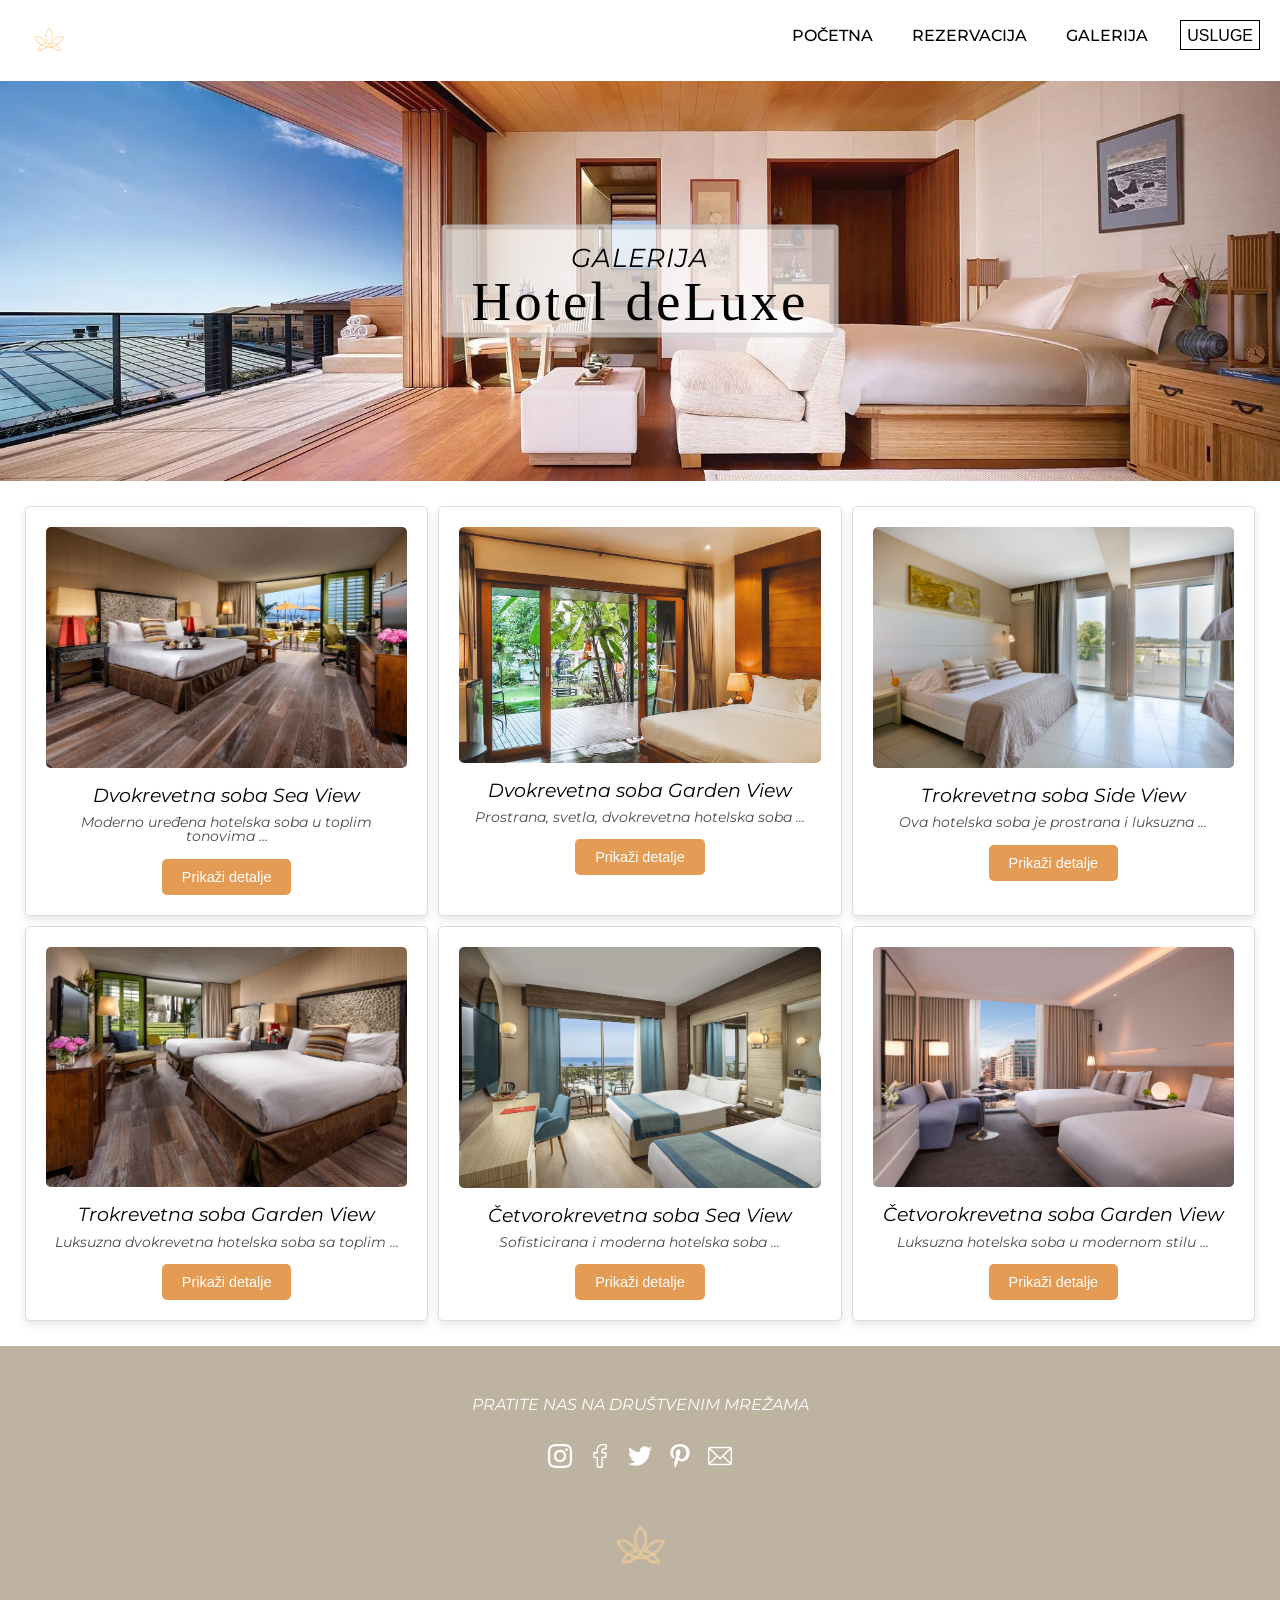
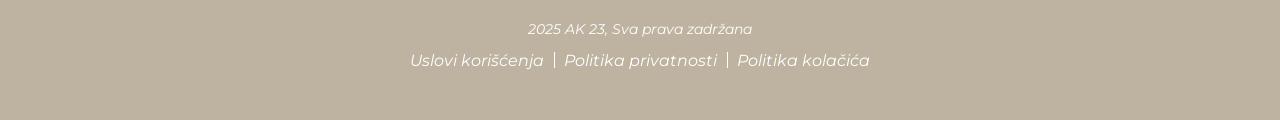
<file: galerija.html>
<!DOCTYPE html>
<html lang="sr">
<head>
    <meta charset="UTF-8">
    <meta name="viewport" content="width=device-width, initial-scale=1.0">
    <meta http-equiv="X-UA-Compatible" content="ie=edge">
    <title>Hotel deLuxe - Galerija</title>
    <meta name="opis" content="Pogledajte galeriju hotela deLuxe. Uživajte u fotografijama soba, restorana, spa centra i nezaboravnih trenutaka koje nudimo našim gostima.">
    <link rel="icon" type="image/png" href="slike/logo.png">
    <link rel="stylesheet" href="galerija.css">
    
</head>
<body>
    <header class="zaglavlje">
        <div class="omotac">
            <a href="#" class="znak"><img src="slike/logo.png" alt="logo"></a>
            <nav class="navigacija">
                <ul class="navigacija-lista">
                    <li class="navigacija-stavka"><a class="navigacija-link" href="pocetna.html">Početna</a></li>
                    <li class="navigacija-stavka"><a class="navigacija-link" href="rezervacija.html">Rezervacija</a></li>
                    <li class="navigacija-stavka"><a class="navigacija-link" href="galerija.html">Galerija</a></li>
                    <li class="navigacija-stavka padajuci">
                    <button id="btnUsluge" class="navigacija-link navigacija-dugme"
                            type="button" aria-haspopup="true" aria-expanded="false">
                        Usluge
                    </button>
                    <div class="sadrzaj" id="sadrzajUsluge" role="menu">
                        <a role="menuitem" class="navigacija-link" href="onama.html">O nama</a>
                        <a role="menuitem" class="navigacija-link" href="kontakt.html">Kontakt</a>
                    </div>
                    </li>
                </ul>
            </nav>
        </div>
    </header>

    <div class="baner" style="background-image: url('slike/baner4.jpg');">
        <div class="baner-drzac">
            <span class="baner-tekst">Galerija</span>
            <h1 class="baner-naslov"><span> Hotel deLuxe</span></h1>
        </div>
    </div>

    <div class="mreza-kartica">
        <div class="kartica">
            <img src="slike/soba1.jpg" alt="Dvokrevetna soba Sea View">
            <h3>Dvokrevetna soba Sea View</h3>
            <p>Moderno uređena hotelska soba u toplim tonovima ...</p>
            <button class="dugme" data-soba="1">Prikaži detalje</button>
        </div>

        <div class="kartica">
            <img src="slike/soba2.jpeg" alt="Dvokrevetna soba Garden View">
            <h3>Dvokrevetna soba Garden View</h3>
            <p>Prostrana, svetla, dvokrevetna hotelska soba ...</p>
            <button class="dugme" data-soba="2">Prikaži detalje</button>
        </div>

        <div class="kartica">
            <img src="slike/soba3.jpg" alt="Trokrevetna soba Side View">
            <h3>Trokrevetna soba Side View</h3>
            <p>Ova hotelska soba je prostrana i luksuzna ...</p>
            <button class="dugme" data-soba="3">Prikaži detalje</button>
        </div>

        <div class="kartica">
            <img src="slike/soba4.jpg" alt="Trokrevetna soba Garden View">
            <h3>Trokrevetna soba Garden View</h3>
            <p>Luksuzna dvokrevetna hotelska soba sa toplim ...</p>
            <button class="dugme" data-soba="4">Prikaži detalje</button>
        </div>

        <div class="kartica">
            <img src="slike/soba5.webp" alt="Četvorokrevetna soba Sea View">
            <h3>Četvorokrevetna soba Sea View</h3>
            <p>Sofisticirana i moderna hotelska soba ...</p>
            <button class="dugme" data-soba="5">Prikaži detalje</button>
        </div>

        <div class="kartica">
            <img src="slike/soba6.jpg" alt="Četvorokrevetna soba Garden View">
            <h3>Četvorokrevetna soba Garden View</h3>
            <p>Luksuzna hotelska soba u modernom stilu ...</p>
            <button class="dugme" data-soba="6">Prikaži detalje</button>
        </div>
    </div>

    <!-- Svetlosni prozor -->
    <div class="svetlosni-prozor">
        <div class="svetlosni-sadrzaj">
            <div class="svetlosne-slike"></div>
            <button class="prethodno-dugme">←</button>
            <button class="sledece-dugme">→</button>
            <button class="zatvori-dugme">x</button>
        </div>
    </div>

    <footer class="futer">
        <div class="omotac">
            <div class="futer-sadrzaj">
                <div class="futer-drzac">
                    <ul class="futer-navigacija">
                        <li class="futer-navigacija-stavka"><span class="futer-navigacija-link">Pratite nas na društvenim mrežama</span></li>
                    <ul class="futer-drustvene">
        <li class="futer-drustvene-stavka">
          <a href="https://www.instagram.com/">
            <img class="futer-ikonica" src="slike/instagram.svg" alt="Instagram">
          </a>
        </li>
        <li class="futer-drustvene-stavka">
          <a href="https://www.facebook.com/">
            <img class="futer-ikonica" src="slike/facebook.svg" alt="Facebook">
          </a>
        </li>
        <li class="futer-drustvene-stavka">
          <a href="https://twitter.com/">
            <img class="futer-ikonica" src="slike/twitter.svg" alt="Twitter/X">
          </a>
        </li>
        <li class="futer-drustvene-stavka">
          <a href="https://www.pinterest.com/">
            <img class="futer-ikonica" src="slike/pinterest.svg" alt="Pinterest">
          </a>
        </li>
        <li class="futer-drustvene-stavka">
          <a href="https://mail.google.com/mail/">
            <img class="futer-ikonica" src="slike/mail.svg" alt="Email">
          </a>
        </li>
      </ul>
                    <a class="futer-znak" href="kontakt.html">
                        <img class="futer-znak-slika" src="slike/futer2.png" alt="footer logo">
                    </a>
                    <span class="futer-autorska">2025 AK 23, Sva prava zadržana</span>
                    <ul class="futer-lista">
                        <li class="futer-lista-stavka"><a class="futer-lista-link" href="#">Uslovi korišćenja</a></li>
                        <li class="futer-lista-stavka"><a class="futer-lista-link" href="#">Politika privatnosti</a></li>
                        <li class="futer-lista-stavka"><a class="futer-lista-link" href="#">Politika kolačića</a></li>
                    </ul>
                </div>
            </div>
        </div>
    </footer>

    <script src="js/galerija.js"></script>
    <script src="js/meni.js"></script>
</body>
</html>
</file>
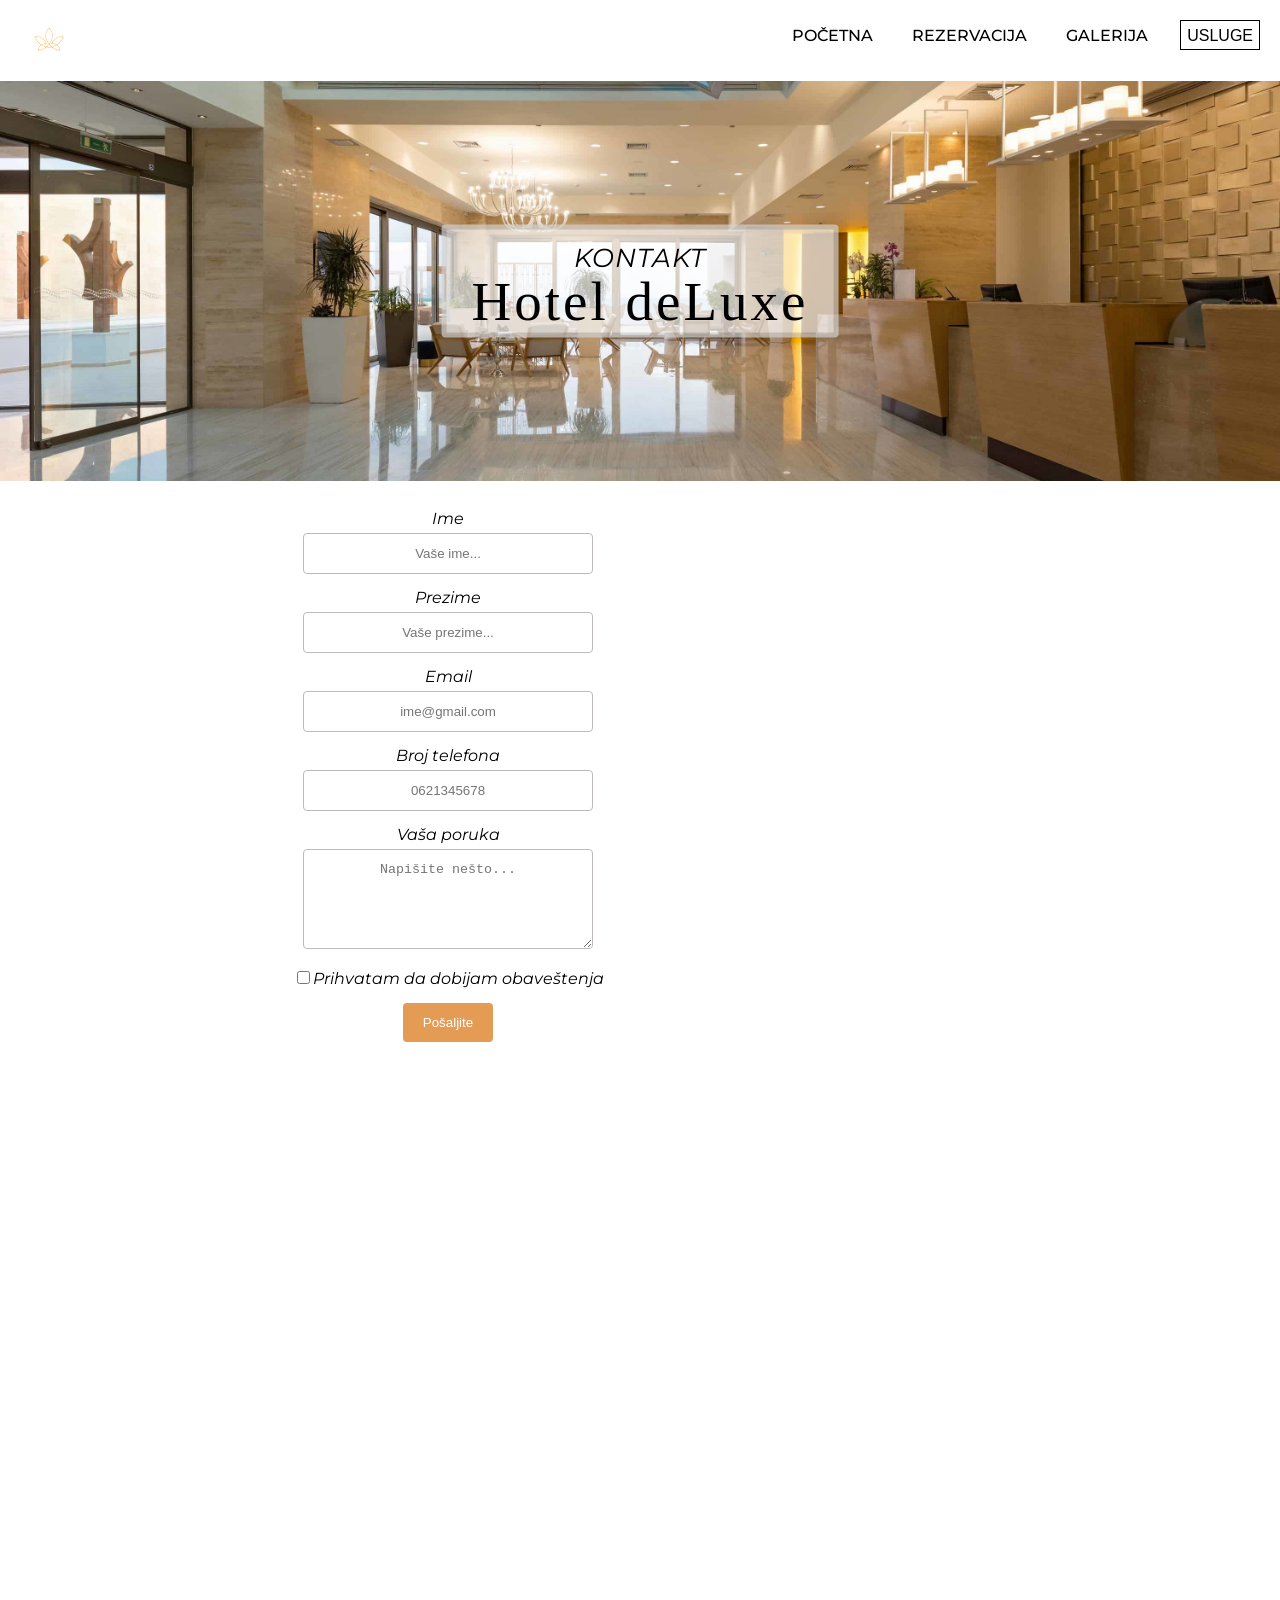
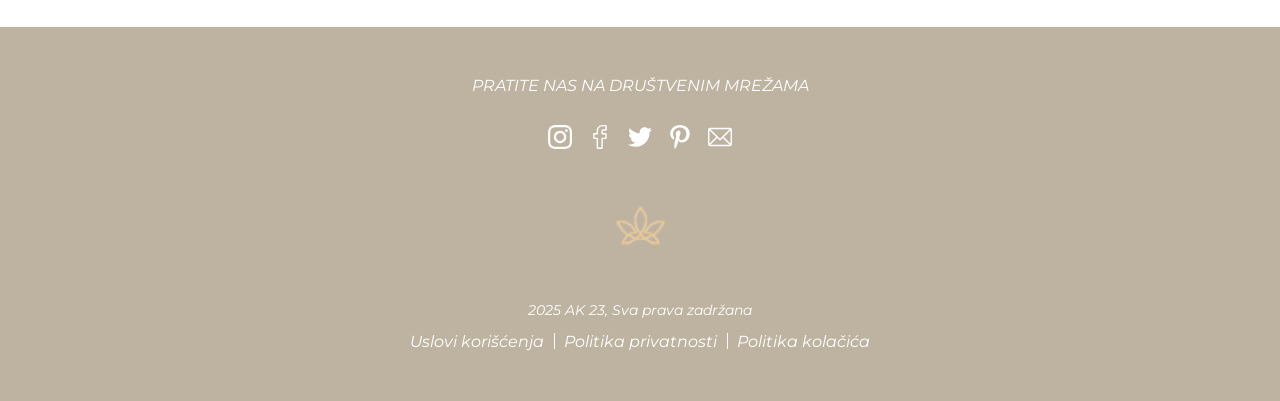
<file: kontakt.html>
<!DOCTYPE html>
<html lang="sr">
<head>
    <meta charset="UTF-8">
    <meta http-equiv="X-UA-Compatible" content="IE=edge">
    <meta name="viewport" content="width=device-width, initial-scale=1.0">
    <title>Hotel deLuxe - Kontakt</title>
    <meta name="opis" content="Kontaktirajte Hotel deLuxe. Naša adresa, telefon i email su vam na raspolaganju za sve informacije i rezervacije.">
    <link rel="icon" type="image/png" href="slike/logo.png">
    <link rel="stylesheet" href="kontakt.css">
</head>
<body>
    <header class="zaglavlje">
        <div class="omotac">
            <a href="pocetna.html" class="znak"><img src="slike/logo.png" alt="logo"></a>
            <nav class="navigacija">
               <ul class="navigacija-lista">
                    <li class="navigacija-stavka"><a class="navigacija-link" href="pocetna.html">Početna</a></li>
                    <li class="navigacija-stavka"><a class="navigacija-link" href="rezervacija.html">Rezervacija</a></li>
                    <li class="navigacija-stavka"><a class="navigacija-link" href="galerija.html">Galerija</a></li>
                    <li class="navigacija-stavka padajuci">
                        <button id="btnUsluge" class="navigacija-link navigacija-dugme" type="button" aria-haspopup="true" aria-expanded="false">
                        Usluge
                        </button>
                        <div class="sadrzaj" id="sadrzajUsluge" role="menu">
                        <a role="menuitem" class="navigacija-link" href="onama.html">O nama</a>
                        <a role="menuitem" class="navigacija-link" href="kontakt.html">Kontakt</a>
                        </div>
                        </li>
                </ul>
            </nav>
        </div>
    </header>

    <div class="baner" style="background-image: url('slike/baner2.jpg');">
        <div class="baner-drzac">
            <span class="baner-tekst">Kontakt</span>
            <h1 class="baner-naslov"><span> Hotel deLuxe</span></h1>
        </div>
    </div>

    <div class="kontejner">
        <ul class="forma">
        <form novalidate>
          <li><label for="ime">Ime</label></li>
          <li><input class="unos" type="text" name="ime" placeholder="Vaše ime..." required minlength="2" maxlength="30" pattern="^[A-ZČĆŽŠĐ][a-zčćžšđ]{1,29}$"></li>

          <li><label for="prezime">Prezime</label></li>
          <li><input class="unos" type="text" name="prezime" placeholder="Vaše prezime..." required minlength="2" maxlength="30" pattern="^[A-ZČĆŽŠĐ][a-zčćžšđ]{1,29}$"></li>

          <li><label for="email">Email</label></li>
          <li><input class="unos" type="text" name="email" placeholder="ime@gmail.com" required></li>

          <li><label for="telefon">Broj telefona</label></li>
          <li><input class="unos" type="text" name="telefon" placeholder="0621345678" required pattern="^\+?\d{9,12}$"></li>

          <li><label for="poruka">Vaša poruka</label></li>
          <li><textarea class="unos" name="poruka" placeholder="Napišite nešto..." style="height:100px"></textarea></li>
          <li><input type="checkbox">Prihvatam da dobijam obaveštenja</li>
          <br>
          <li><input type="submit" value="Pošaljite"></li>
        </form>
        </ul>
    </div>

    <div class="mapa">
        <iframe src="https://www.google.com/maps/embed?pb=!1m18!1m12!1m3!1d44579.818253740494!2d151.24295020121963!3d-33.853198922371256!2m3!1f0!2f0!3f0!3m2!1i1024!2i768!4f13.1!3m3!1m2!1s0x6b12ae5d85cd8021%3A0x8bd10336683856bb!2sPark%20Hyatt%20Sydney!5e0!3m2!1ssr!2srs!4v1641339434370!5m2!1ssr!2srs" width="600" height="450" style="border:0;" allowfullscreen="" loading="lazy"></iframe>
    </div>

    <footer class="futer">
        <div class="omotac">
            <div class="futer-sadrzaj">
                <div class="futer-drzac">
                    <ul class="futer-navigacija">
                        <li class="futer-navigacija-stavka"><span class="futer-navigacija-link">Pratite nas na društvenim mrežama</span></li>
                    <ul class="futer-drustvene">
        <li class="futer-drustvene-stavka">
          <a href="https://www.instagram.com/">
            <img class="futer-ikonica" src="slike/instagram.svg" alt="Instagram">
          </a>
        </li>
        <li class="futer-drustvene-stavka">
          <a href="https://www.facebook.com/">
            <img class="futer-ikonica" src="slike/facebook.svg" alt="Facebook">
          </a>
        </li>
        <li class="futer-drustvene-stavka">
          <a href="https://twitter.com/">
            <img class="futer-ikonica" src="slike/twitter.svg" alt="Twitter/X">
          </a>
        </li>
        <li class="futer-drustvene-stavka">
          <a href="https://www.pinterest.com/">
            <img class="futer-ikonica" src="slike/pinterest.svg" alt="Pinterest">
          </a>
        </li>
        <li class="futer-drustvene-stavka">
          <a href="https://mail.google.com/mail/">
            <img class="futer-ikonica" src="slike/mail.svg" alt="Email">
          </a>
        </li>
      </ul>
                    <a class="futer-znak" href="kontakt.html">
                        <img class="futer-znak-slika" src="slike/futer2.png" alt="img footer">
                    </a>
                    <span class="futer-autorska">2025 AK 23, Sva prava zadržana</span>
                <ul class="futer-lista">
                    <li class="futer-lista-stavka"><a class="futer-lista-link" href="https://policies.google.com/terms?hl=en-US">Uslovi korišćenja</a></li>
                    <li class="futer-lista-stavka"><a class="futer-lista-link" href="https://policies.google.com/privacy?hl=en-US">Politika privatnosti</a></li>
                    <li class="futer-lista-stavka"><a class="futer-lista-link" href="https://policies.google.com/technologies/cookies?hl=en-US">Politika kolačića</a></li>
                </ul>
                </div>
            </div>
        </div>
    </footer>
    <script src="js/meni.js"></script>
    <script src="js/validacija.js"></script>
</body>
</html>
</file>
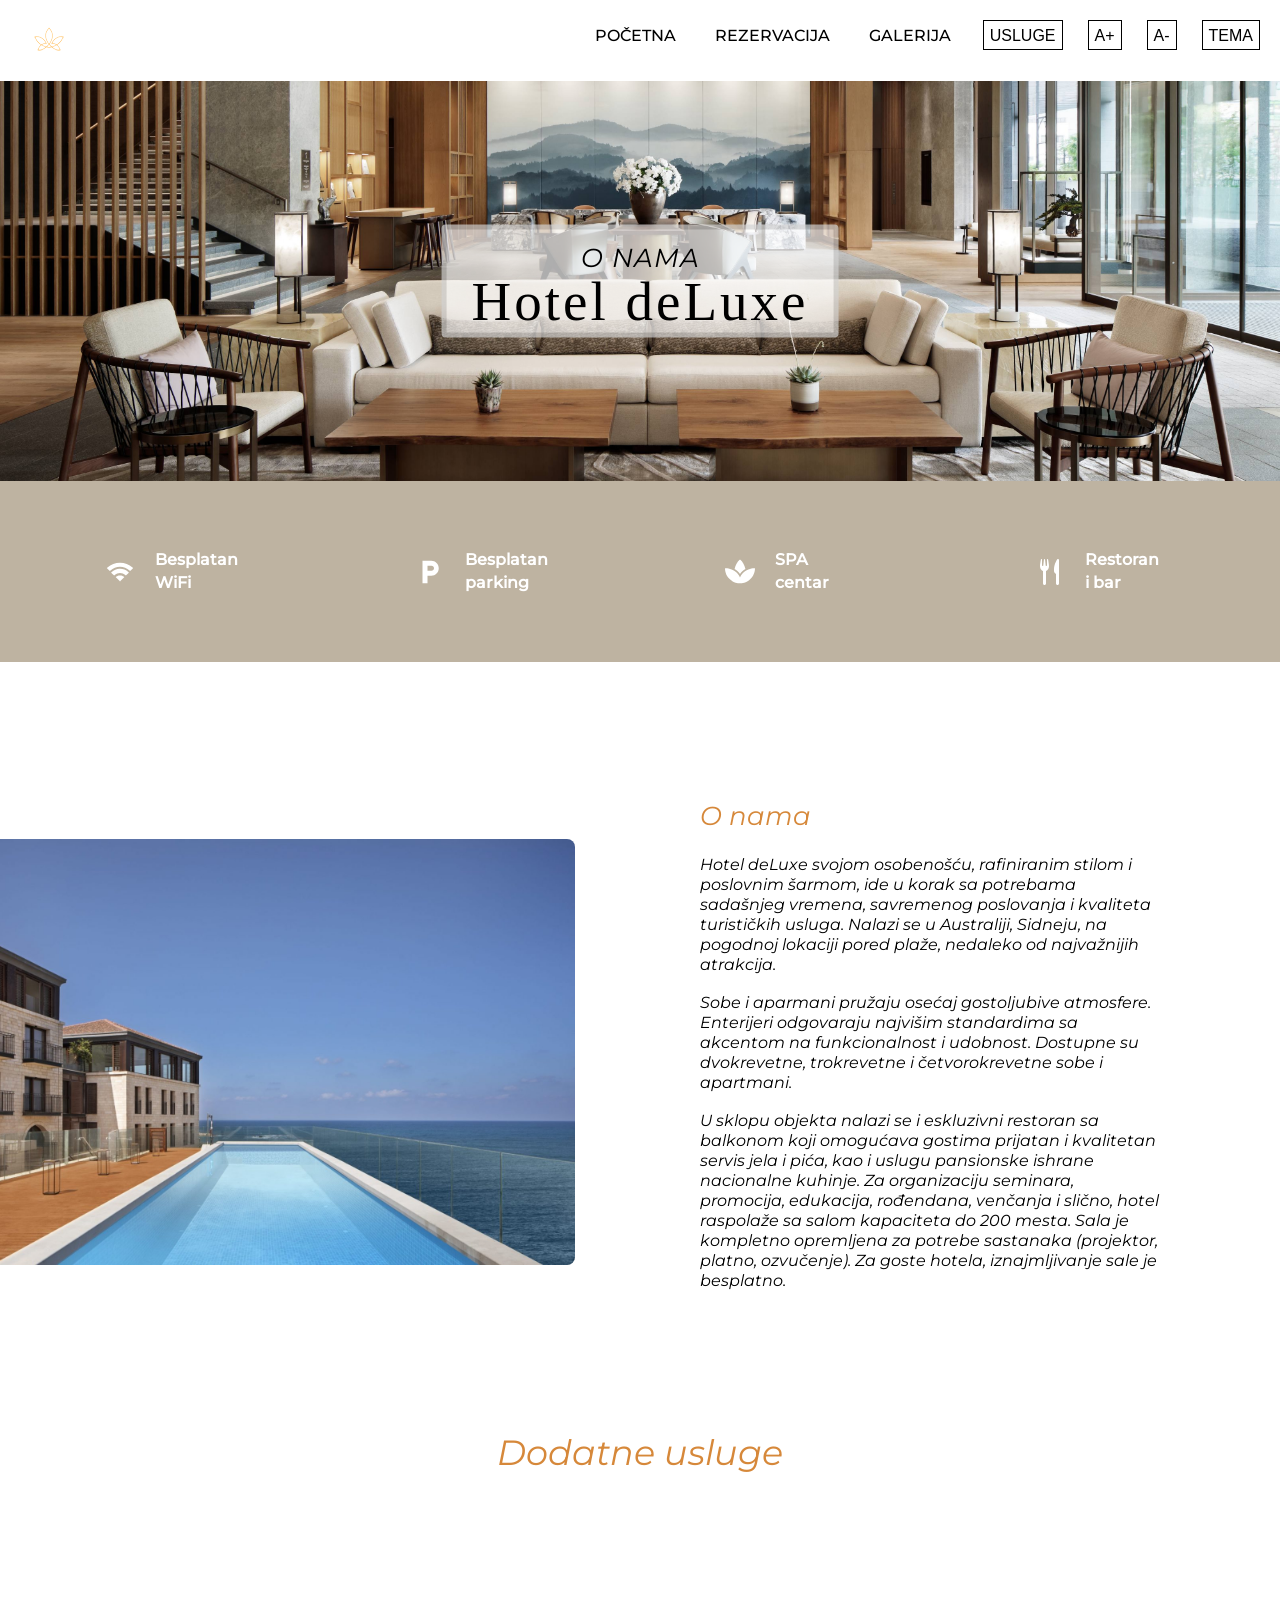
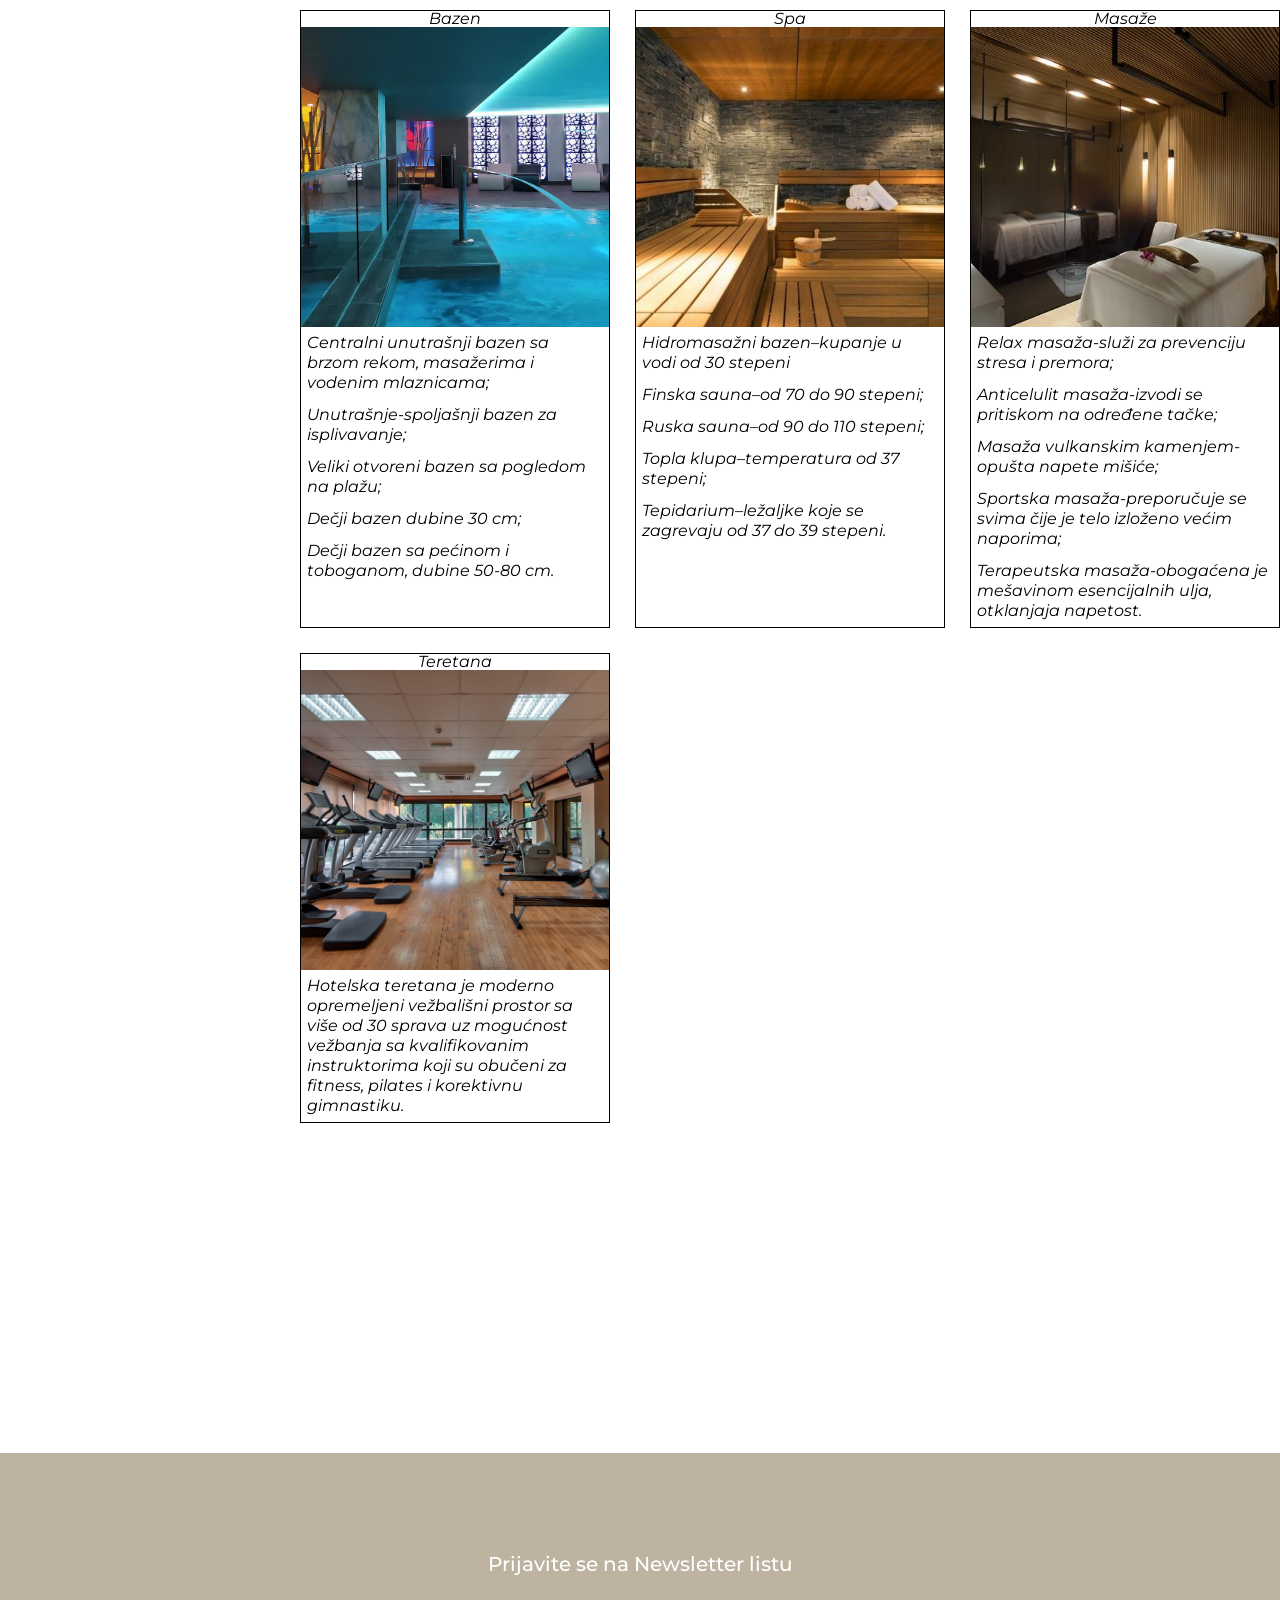
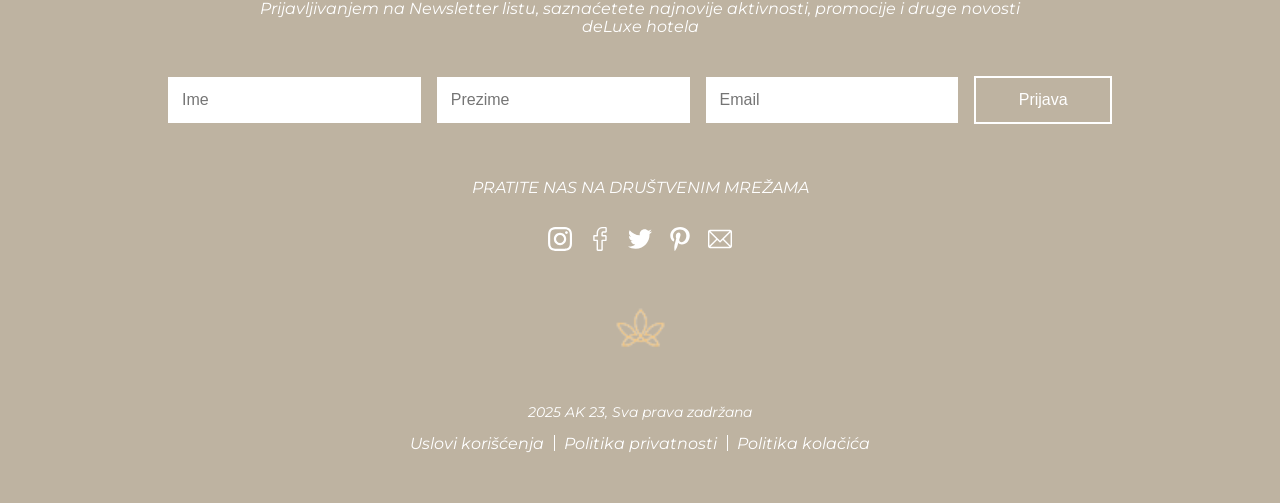
<file: onama.html>
<!DOCTYPE html>
<html lang="en">
<head>
    <meta charset="UTF-8">
    <meta http-equiv="X-UA-Compatible" content="IE=edge">
    <meta name="viewport" content="width=device-width, initial-scale=1.0">
    <title>Hotel deLuxe - O nama</title>
    <meta name="opis" content="Saznajte više o Hotelu deLuxe. Naša tradicija luksuza, profesionalna usluga i posvećenost udobnosti čine nas pravim izborom za vaš odmor.">
    <link rel="icon" type="image/png" href="slike/logo.png">
    <link rel="stylesheet" href="onama.css">
</head>
<body>
    <header class="zaglavlje">
        <div class="omotac">
            <a href="pocetna.html" class="znak"><img src="slike/logo.png" alt="logo"></a>
            <nav class="navigacija">
                <ul class="navigacija-lista">
                    <li class="navigacija-stavka"><a class="navigacija-link" href="pocetna.html">Početna</a></li>
                    <li class="navigacija-stavka"><a class="navigacija-link" href="rezervacija.html">Rezervacija</a></li>
                    <li class="navigacija-stavka"><a class="navigacija-link" href="galerija.html">Galerija</a></li>
                    <li class="navigacija-stavka padajuci">
                        <button id="btnUsluge" class="navigacija-link navigacija-dugme" type="button" aria-haspopup="true" aria-expanded="false">
                        Usluge
                        </button>
                        <div class="sadrzaj" id="sadrzajUsluge" role="menu">
                        <a role="menuitem" class="navigacija-link" href="onama.html">O nama</a>
                        <a role="menuitem" class="navigacija-link" href="kontakt.html">Kontakt</a>
                        </div>
                        </li>

                    <li class="navigacija-stavka">
                    <button onclick="povecajFont()" class="navigacija-link navigacija-dugme">A+</button>
                    </li>
                    <li class="navigacija-stavka">
                    <button onclick="smanjiFont()" class="navigacija-link navigacija-dugme">A-</button>
                    </li>
                    <li class="navigacija-stavka">
                    <button onclick="PromenaTeme()" class="navigacija-link navigacija-dugme">Tema</button>
                    </li>

                </ul>
            </nav>
        </div>
    </header>
    <div class="baner" style="background-image: url('slike/baner3.jpg');">
        <div class="baner-drzac">
            <span class="baner-tekst">O nama</span>
            <h1 class="baner-naslov"><span> Hotel deLuxe</span></h1>
        </div>
    </div>

    <section class="stavke">
      <div class="omotac">
          <div class="stavke-kontejner">
              <div class="stavka">
            <div class="stavka-ikona">
                <img src="slike/wifi.svg" class="stavka-ikonica" alt="Wi-Fi">
            </div>
            <div class="stavka-sadrzaj">
                <span class="stavka-broj">Besplatan</span>
                <span class="stavka-naslov">WiFi</span>
            </div>
            </div>

            <div class="stavka">
            <div class="stavka-ikona">
                <img src="slike/parking.svg" class="stavka-ikonica" alt="Parking">
            </div>
            <div class="stavka-sadrzaj">
                <span class="stavka-broj">Besplatan</span>
                <span class="stavka-naslov">parking</span>
            </div>
            </div>

            <div class="stavka">
            <div class="stavka-ikona">
                <img src="slike/spa.svg" class="stavka-ikonica" alt="SPA centar">
            </div>
            <div class="stavka-sadrzaj">
                <span class="stavka-broj">SPA</span>
                <span class="stavka-naslov">centar</span>
            </div>
            </div>

            <div class="stavka">
            <div class="stavka-ikona">
                <img src="slike/restoran.svg" class="stavka-ikonica" alt="Restoran i bar">
            </div>
            <div class="stavka-sadrzaj">
                <span class="stavka-broj">Restoran</span>
                <span class="stavka-naslov">i bar</span>
            </div>
            </div>

          </div>
      </div>
  </section>

    <section class="onama">
        <div class="omotac">
            <div class="onama-kontejner">
                <div class="onama-stavka">
                    <div class="onama-drzac">
                        <h3 class="onama-naslov">O nama</h3>
                        <p class="onama-tekst">Hotel deLuxe svojom osobenošću, rafiniranim stilom i poslovnim šarmom, ide u korak sa potrebama sadašnjeg vremena, savremenog poslovanja i kvaliteta turističkih usluga. Nalazi se u Australiji, Sidneju, na pogodnoj lokaciji pored plaže, nedaleko od najvažnijih atrakcija.</p>
                        <p class="onama-tekst">Sobe i aparmani pružaju osećaj gostoljubive atmosfere. Enterijeri odgovaraju najvišim standardima sa akcentom na funkcionalnost i udobnost. Dostupne su dvokrevetne, trokrevetne i četvorokrevetne sobe i apartmani.</p>
                        <p class="onama-tekst">U sklopu objekta nalazi se i eskluzivni restoran sa balkonom koji omogućava gostima prijatan i kvalitetan servis jela i pića, kao i uslugu pansionske ishrane nacionalne kuhinje. Za organizaciju seminara, promocija, edukacija, rođendana, venčanja i slično, hotel raspolaže sa salom kapaciteta do 200 mesta. Sala je kompletno opremljena za potrebe sastanaka (projektor, platno, ozvučenje). Za goste hotela, iznajmljivanje sale je besplatno.</p>
                        <img class="onama-slika" src="slike/onamaslika.jpg" alt="sign">
                    </div>
                </div>
            </div>
        </div>
    </section>

      <h2 class="onama-kartica-sadrzaj">Dodatne usluge</h2>

    <section>
      <div class="kartice" id="kartice">
      <article class="kartica">
        <header>
            <h2>Bazen</h2>
        </header>
        <img src="slike/bazen.jfif" alt="bazen">
        <div class="sadrzaj">
            <li class="kartica-tekst">Centralni unutrašnji bazen sa brzom rekom, masažerima i vodenim mlaznicama;</li>
            <li class="kartica-tekst">Unutrašnje-spoljašnji bazen za isplivavanje;</li>
            <li class="kartica-tekst">Veliki otvoreni bazen sa pogledom na plažu;</li>
            <li class="kartica-tekst">Dečji bazen dubine 30 cm;</li>
            <li class="kartica-tekst">Dečji bazen sa pećinom i toboganom, dubine 50-80 cm.</li>
        </div>
      </article>

      <article class="kartica">
        <header>
            <h2>Spa</h2>
        </header>
        <img src="slike/sauna.jpg" alt="sauna">
        <div class="sadrzaj">
          <li class="kartica-tekst">Hidromasažni bazen–kupanje u vodi od 30 stepeni</li>
          <li class="kartica-tekst">Finska sauna–od 70 do 90 stepeni;</li>
          <li class="kartica-tekst">Ruska sauna–od 90 do 110 stepeni;</li>
          <li class="kartica-tekst">Topla klupa–temperatura od 37 stepeni;</li>
          <li class="kartica-tekst">Tepidarium–ležaljke koje se zagrevaju od 37 do 39 stepeni.</li>
        </div>
    </article>

    <article class="kartica">
      <header>
          <h2>Masaže</h2>
      </header>
      <img src="slike/masaza.jpg" alt="masaza">
      <div class="sadrzaj">
        <li class="kartica-tekst">Relax masaža-služi za prevenciju stresa i premora;</li>
        <li class="kartica-tekst">Anticelulit masaža-izvodi se pritiskom na određene tačke;</li>
        <li class="kartica-tekst">Masaža vulkanskim kamenjem-opušta napete mišiće;</li>
        <li class="kartica-tekst">Sportska masaža-preporučuje se svima čije je telo izloženo većim naporima;</li>
        <li class="kartica-tekst">Terapeutska masaža-obogaćena je mešavinom esencijalnih ulja, otklanjaja napetost.</li>
      </div>
    </article>

  <article class="kartica">
    <header>
        <h2>Teretana</h2>
    </header>
    <img src="slike/teretana.jpg" alt="teretana">
    <div class="sadrzaj">
      <p class="kartica-tekst">Hotelska teretana je moderno opremeljeni vežbališni prostor sa više od 30 sprava uz mogućnost vežbanja sa kvalifikovanim instruktorima koji su obučeni za fitness, pilates i korektivnu gimnastiku.</p>
    </div>
</article>
</div>
  </section>

<footer class="futer">
        <div class="omotac">
            <div class="futer-sadrzaj">
                <h4 class="futer-naslov">Prijavite se na Newsletter listu</h4>
                <p class="futer-tekst">Prijavljivanjem na Newsletter listu, saznaćetete najnovije aktivnosti, promocije i druge novosti deLuxe hotela</p>
            </div>
            <form action="#" class="futer-forma">
                <div class="futer-unos-omotac">
                    <input class="futer-unos" type="text" placeholder="Ime">
                </div>
                <div class="futer-unos-omotac">
                    <input class="futer-unos" type="text" placeholder="Prezime">
                </div>
                <div class="futer-unos-omotac">
                    <input class="futer-unos" type="text" placeholder="Email">
                </div>
                <div class="futer-unos-omotac">
                    <button class="futer-dugme" type="button">Prijava</button>
                </div>
            </form>
            <div class="futer-drzac">
                <ul class="futer-navigacija">
                    
                    <li class="futer-navigacija-stavka"><span class="futer-navigacija-link">Pratite nas na društvenim mrežama</span></li>
                    
                <ul class="futer-drustvene">
        <li class="futer-drustvene-stavka">
          <a href="https://www.instagram.com/">
            <img class="futer-ikonica" src="slike/instagram.svg" alt="Instagram">
          </a>
        </li>
        <li class="futer-drustvene-stavka">
          <a href="https://www.facebook.com/">
            <img class="futer-ikonica" src="slike/facebook.svg" alt="Facebook">
          </a>
        </li>
        <li class="futer-drustvene-stavka">
          <a href="https://twitter.com/">
            <img class="futer-ikonica" src="slike/twitter.svg" alt="Twitter/X">
          </a>
        </li>
        <li class="futer-drustvene-stavka">
          <a href="https://www.pinterest.com/">
            <img class="futer-ikonica" src="slike/pinterest.svg" alt="Pinterest">
          </a>
        </li>
        <li class="futer-drustvene-stavka">
          <a href="https://mail.google.com/mail/">
            <img class="futer-ikonica" src="slike/mail.svg" alt="Email">
          </a>
        </li>
      </ul>
            <a class="futer-znak" href="aboutus.html">
                <img class= "futer-znak-slika" src="slike/futer2.png" alt="img footer">
            </a>
            <span class="futer-autorska">2025 AK 23, Sva prava zadržana</span>
                <ul class="futer-lista">
                    <li class="futer-lista-stavka"><a class="futer-lista-link" href="https://policies.google.com/terms?hl=en-US">Uslovi korišćenja</a></li>
                    <li class="futer-lista-stavka"><a class="futer-lista-link" href="https://policies.google.com/privacy?hl=en-US">Politika privatnosti</a></li>
                    <li class="futer-lista-stavka"><a class="futer-lista-link" href="https://policies.google.com/technologies/cookies?hl=en-US">Politika kolačića</a></li>
                </ul>
        </div>
    </div>
</footer>
  <!-- scripte -->
  <script src="js/pristupacnost.js" defer></script>
  <script src="js/meni.js" defer></script>
</body>
</html>
</file>
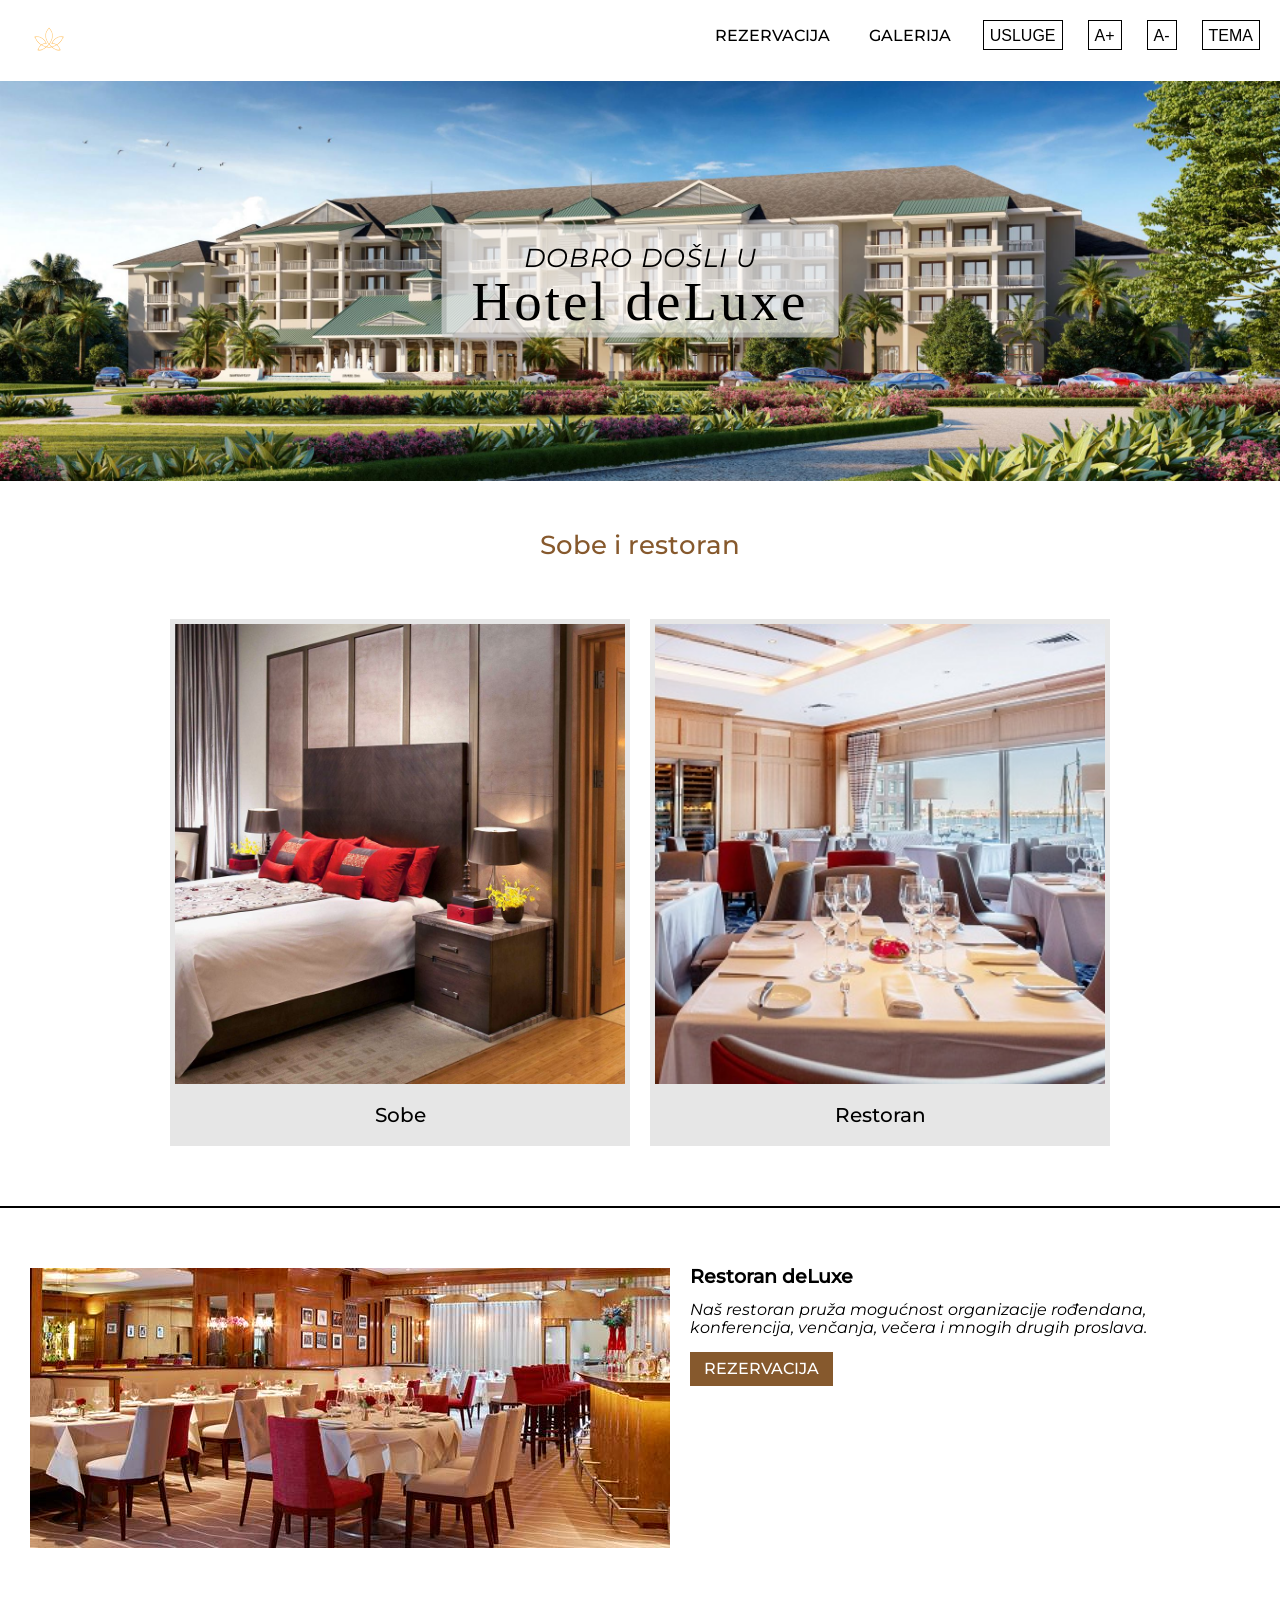
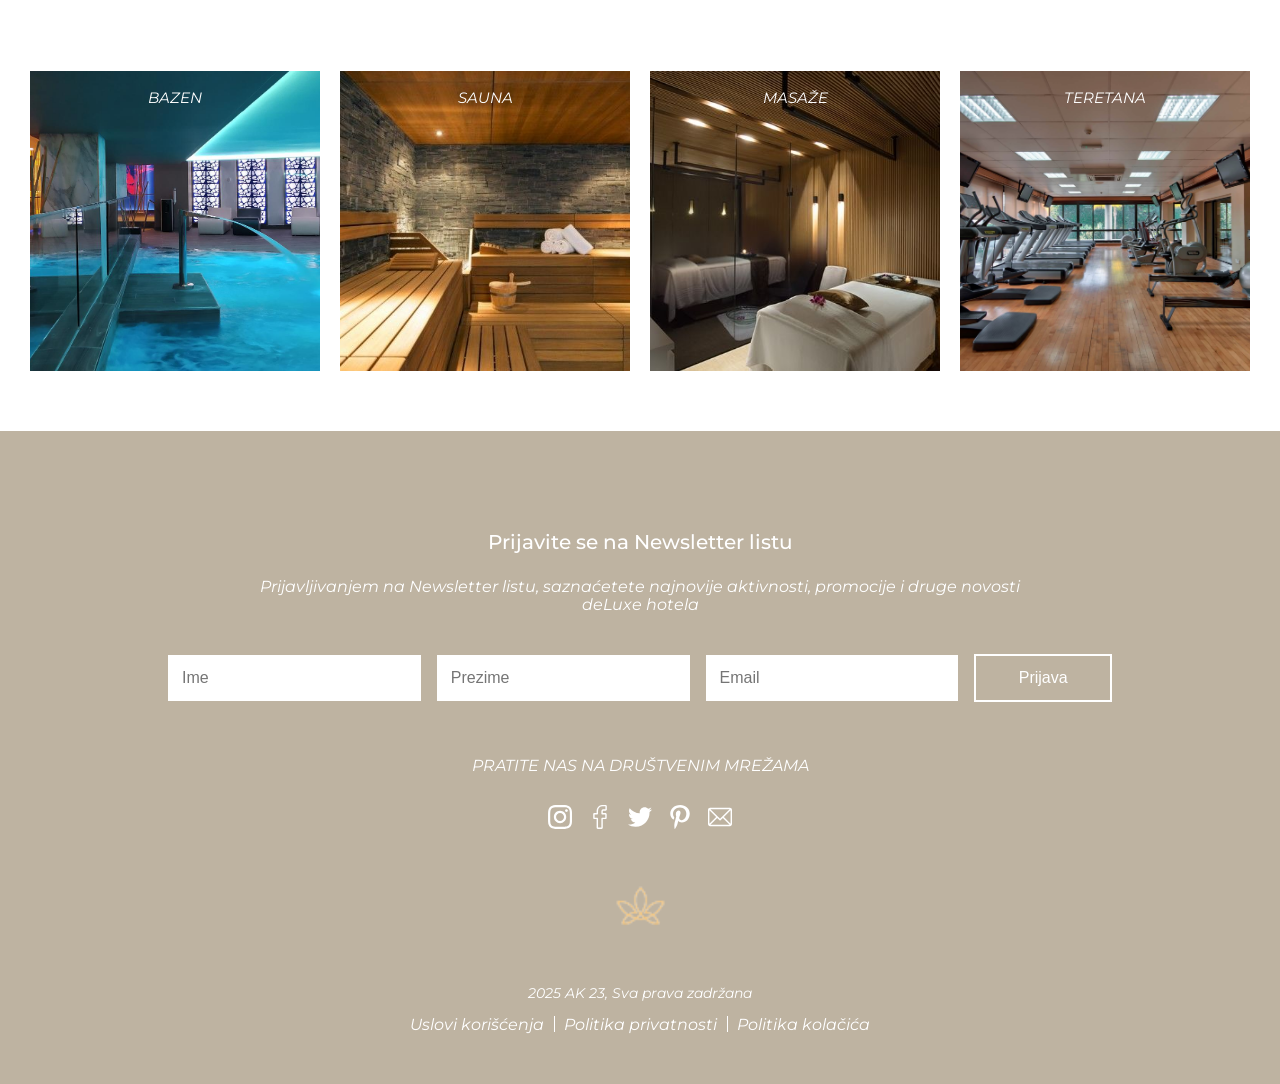
<file: pocetna.html>
<!DOCTYPE html>
<html lang="sr">
<head>
  <meta charset="UTF-8">
  <meta name="viewport" content="width=device-width, initial-scale=1.0">
  <meta http-equiv="X-UA-Compatible" content="ie=edge">
  <title>Hotel deLuxe</title>

  <meta name="opis" content="Dobrodošli u Hotel deLuxe. Luksuzne sobe sa pogledom na more, spa centar, bazen i vrhunska usluga. Rezervišite svoj savršen odmor već danas.">
  <meta name="keywords" content="hotel, luksuz, smeštaj, sobe, spa, bazen, restoran, deluxe hotel, rezervacija hotela">

  <meta property="og:title" content="Hotel deLuxe – Luksuzan odmor na obali">
  <meta property="og:description" content="Doživite luksuzan smeštaj sa pogledom na more, spa i wellness sadržajima i vrhunskom uslugom.">
  <link rel="canonical" href="https://aleksandrakaruovic.github.io/hotel-deluxe/pocetna.html">
  <meta property="og:url" content="https://aleksandrakaruovic.github.io/hotel-deluxe/pocetna.html">
  <meta property="og:type" content="website">

  <link rel="icon" type="image/png" href="slike/logo.png">
  <link rel="stylesheet" href="stil.css">
</head>
<body>
  <header class="zaglavlje">
    <div class="omotac">
      <a href="#" class="znak"><img src="slike/logo.png" alt="logo"></a>
      <nav class="navigacija">
        <ul class="navigacija-lista">
          <li class="navigacija-stavka"><a class="navigacija-link" href="rezervacija.html">Rezervacija</a></li>
          <li class="navigacija-stavka"><a class="navigacija-link" href="galerija.html">Galerija</a></li>
          <li class="navigacija-stavka padajuci">
            <button id="btnUsluge" class="navigacija-link navigacija-dugme" type="button" aria-haspopup="true" aria-expanded="false">
              Usluge
            </button>
            <div class="sadrzaj" id="sadrzajUsluge" role="menu">
              <a role="menuitem" class="navigacija-link" href="onama.html">O nama</a>
              <a role="menuitem" class="navigacija-link" href="kontakt.html">Kontakt</a>
            </div>
          </li>
          <li class="navigacija-stavka">
            <button onclick="povecajFont()" class="navigacija-link navigacija-dugme">A+</button>
          </li>
          <li class="navigacija-stavka">
            <button onclick="smanjiFont()" class="navigacija-link navigacija-dugme">A-</button>
          </li>
          <li class="navigacija-stavka">
            <button onclick="PromenaTeme()" class="navigacija-link navigacija-dugme">Tema</button>
          </li>
        </ul>
      </nav>
    </div>
  </header>

  <div class="baner" style="background-image: url('slike/baner.jpg');">
    <div class="baner-drzac">
      <span class="baner-tekst">Dobro došli u</span>
      <h1 class="baner-naslov"><span> Hotel deLuxe</span></h1>
    </div>
  </div>
  <div class="baner" style="background-image: url('slike/baner2.jpg');"></div>
  <div class="baner" style="background-image: url('slike/baner3.jpg');"></div>

  <main class="glavni">
    <section class="o-nama">
      <div class="omotac">
        <div class="o-nama-drzac">
          <div class="o-nama-sadrzaj">
            <h2 class="o-nama-naslov">Sobe i restoran</h2>
          </div>
          <div class="o-nama-kartice">
            <div class="o-nama-kartica">
              <div class="o-nama-kartica-unutra">
                <div class="o-nama-slika" style="background-image: url('slike/kartica1.jpg');"></div>
                <a class="o-nama-kartica-naslov" href="galerija.html"><span>Sobe</span></a>
              </div>
            </div>
            <div class="o-nama-kartica">
              <div class="o-nama-kartica-unutra">
                <div class="o-nama-slika" style="background-image: url('slike/kartica2.jpg');"></div>
                <a class="o-nama-kartica-naslov" href="#" id="restoran"><span>Restoran</span></a>
              </div>
            </div>
          </div>
        </div>
      </div>
    </section>

    <section class="clanak">
      <div class="omotac">
        <div class="clanak-red">
          <div class="clanak-kolona">
            <img src="slike/clanakslika.jpg" alt="img">
          </div>
          <div class="clanak-kolona">
            <h5 class="clanak-naslov">Restoran deLuxe</h5>
            <p class="clanak-tekst">Naš restoran pruža mogućnost organizacije rođendana,
              <br> konferencija, venčanja, večera i mnogih drugih proslava.</p>
            <a class="clanak-link" href="javascript:otvoriIskacuciProzor('https://docs.google.com/forms/d/e/1FAIpQLSfBCey0VhON6q_rPuyVVzMIr7N_u1W_c3FtTlgf0X5YBUfvbQ/viewform?usp=sf_link','_blank','700','600')">Rezervacija</a>
          </div>
        </div>
      </div>
    </section>

    <section class="kutija">
      <div class="omotac">
        <div class="kutija-drzac">
          <div class="kutija-stavka">
            <div class="kutija-unutra" style="background-image: url('slike/bazen.jfif');">
              <a class="kutija-uvod" href="onama.html#kartice"><span>Bazen</span></a>
            </div>
          </div>
          <div class="kutija-stavka">
            <div class="kutija-unutra" style="background-image: url('slike/sauna.jpg');">
              <a class="kutija-uvod" href="onama.html#kartice"><span>Sauna</span></a>
            </div>
          </div>
          <div class="kutija-stavka">
            <div class="kutija-unutra" style="background-image: url('slike/masaza.jpg');">
              <a class="kutija-uvod" href="onama.html#kartice"><span>Masaže</span></a>
            </div>
          </div>
          <div class="kutija-stavka">
            <div class="kutija-unutra" style="background-image: url('slike/teretana.jpg');">
              <a class="kutija-uvod" href="onama.html#kartice"><span>Teretana</span></a>
            </div>
          </div>
        </div>
      </div>
    </section>
  </main>

  <div class="svetlosni-prozor">
    <div class="svetlosni-sadrzaj">
      <div class="svetlosne-slike"></div>
      <button class="prethodno-dugme">←</button>
      <button class="sledece-dugme">→</button>
      <button class="zatvori-dugme">x</button>
    </div>
  </div>

  <footer class="futer">
    <div class="omotac">
      <div class="futer-sadrzaj">
        <h4 class="futer-naslov">Prijavite se na Newsletter listu</h4>
        <p class="futer-tekst">Prijavljivanjem na Newsletter listu, saznaćetete najnovije aktivnosti, promocije i druge novosti deLuxe hotela</p>
      </div>
      <form action="#" class="futer-forma">
        <div class="futer-unos-omotac">
          <input class="futer-unos" type="text" placeholder="Ime">
        </div>
        <div class="futer-unos-omotac">
          <input class="futer-unos" type="text" placeholder="Prezime">
        </div>
        <div class="futer-unos-omotac">
          <input class="futer-unos" type="text" placeholder="Email">
        </div>
        <div class="futer-unos-omotac">
          <button class="futer-dugme" type="button">Prijava</button>
        </div>
      </form>

      <div class="futer-drzac">
        <ul class="futer-navigacija">
          <li class="futer-navigacija-stavka"><span class="futer-navigacija-link">Pratite nas na društvenim mrežama</span></li>
        </ul>

        <ul class="futer-drustvene">
        <li class="futer-drustvene-stavka">
          <a href="https://www.instagram.com/">
            <img class="futer-ikonica" src="slike/instagram.svg" alt="Instagram">
          </a>
        </li>
        <li class="futer-drustvene-stavka">
          <a href="https://www.facebook.com/">
            <img class="futer-ikonica" src="slike/facebook.svg" alt="Facebook">
          </a>
        </li>
        <li class="futer-drustvene-stavka">
          <a href="https://twitter.com/">
            <img class="futer-ikonica" src="slike/twitter.svg" alt="Twitter/X">
          </a>
        </li>
        <li class="futer-drustvene-stavka">
          <a href="https://www.pinterest.com/">
            <img class="futer-ikonica" src="slike/pinterest.svg" alt="Pinterest">
          </a>
        </li>
        <li class="futer-drustvene-stavka">
          <a href="https://mail.google.com/mail/">
            <img class="futer-ikonica" src="slike/mail.svg" alt="Email">
          </a>
        </li>
      </ul>

        <a class="futer-znak" href="#">
          <img class="futer-znak-slika" src="slike/futer2.png" alt="img footer">
        </a>
        <span class="futer-autorska">2025 AK 23, Sva prava zadržana</span>

        <ul class="futer-lista">
          <li class="futer-lista-stavka"><a class="futer-lista-link" href="https://policies.google.com/terms?hl=en-US">Uslovi korišćenja</a></li>
          <li class="futer-lista-stavka"><a class="futer-lista-link" href="https://policies.google.com/privacy?hl=en-US">Politika privatnosti</a></li>
          <li class="futer-lista-stavka"><a class="futer-lista-link" href="https://policies.google.com/technologies/cookies?hl=en-US">Politika kolačića</a></li>
        </ul>
      </div>
    </div>
  </footer>

  <!-- skripte -->
  <script src="js/pocetna.js"></script>
  <script src="js/pristupacnost.js" defer></script>
  <script src="js/meni.js" defer></script>
</body>
</html>
</file>
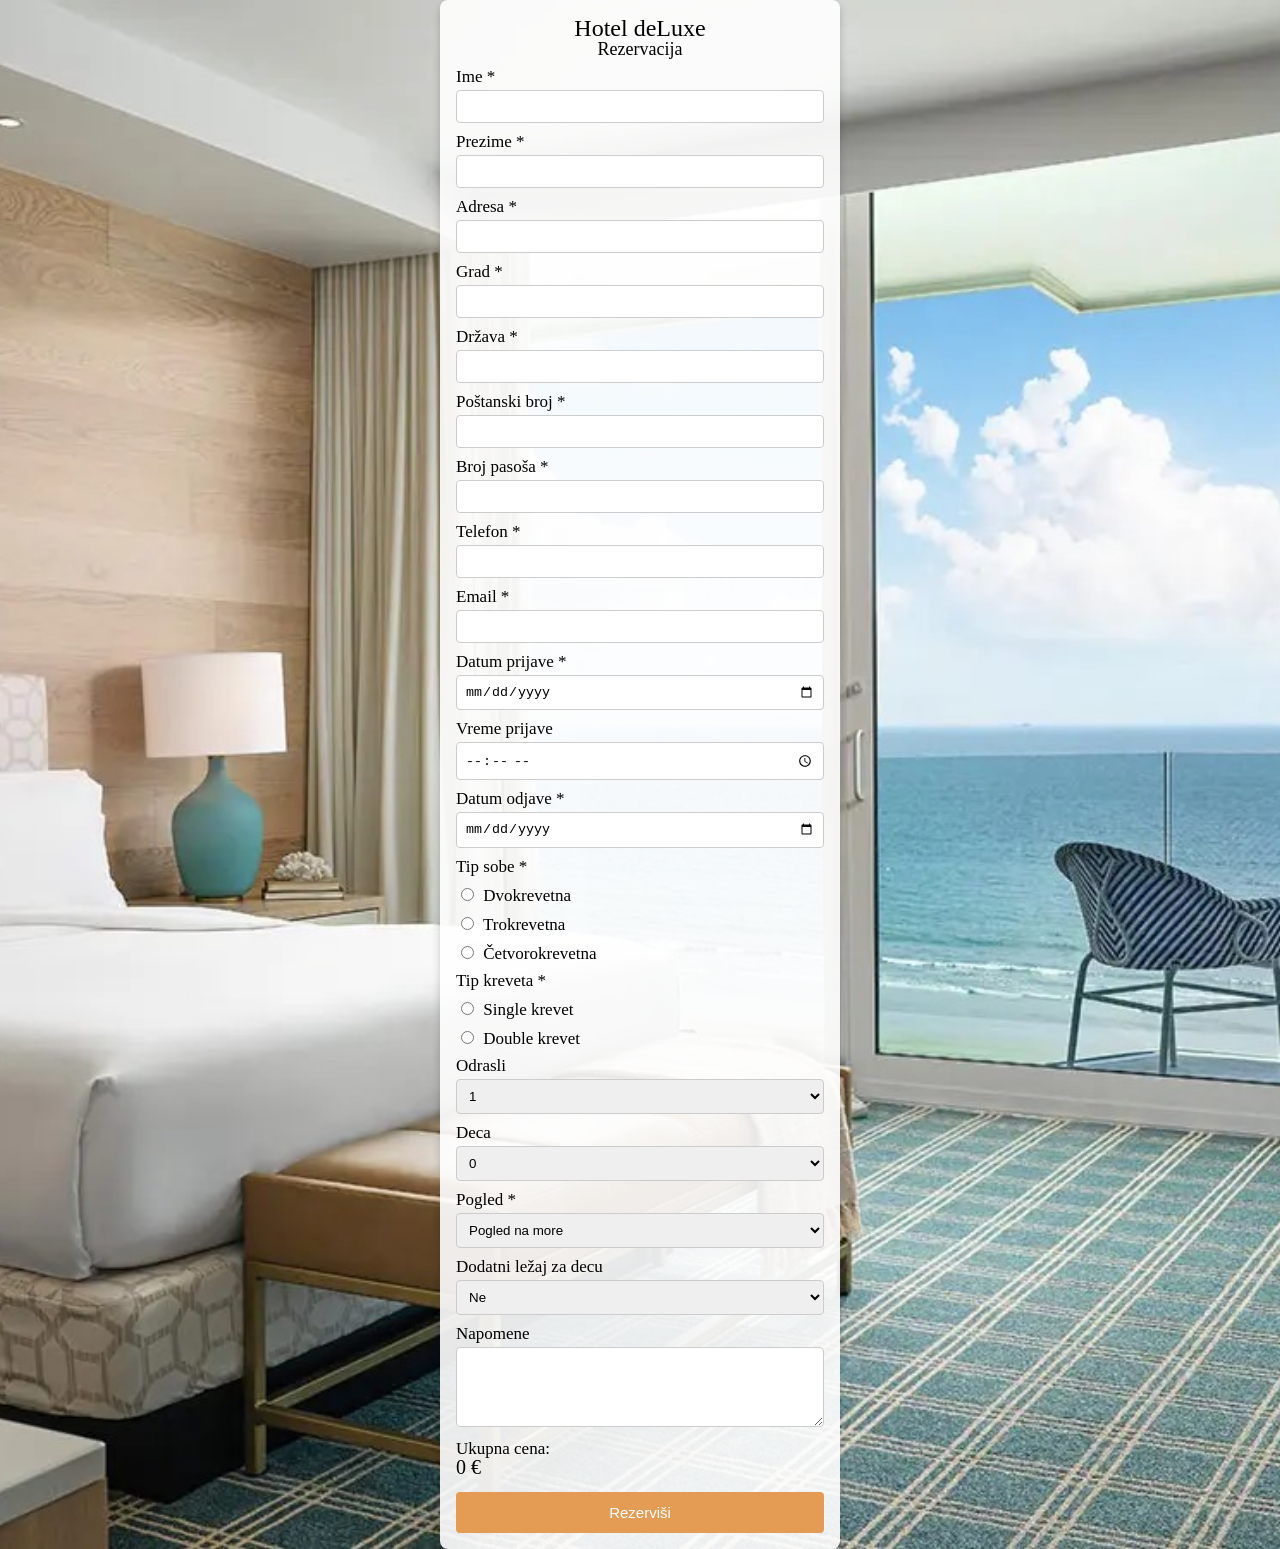
<file: rezervacija.html>
<!DOCTYPE html>
<html lang="en">
<head>
    <meta charset="UTF-8">
    <meta name="viewport" content="width=device-width, initial-scale=1.0">
    <title>Hotel deLuxe - Rezervacija</title>
    <meta name="opis" content="Rezervišite svoj boravak u Hotelu deLuxe. Izaberite tip sobe, datume boravka i dodatne usluge – jednostavno i brzo putem naše online forme.">
    <link rel="icon" type="image/png" href="slike/logo.png">
    <link rel="stylesheet" href="rezervacija.css">
</head>
<body>
    <div class="pozadina" style="background-image: url('slike/rezervacija.jpeg');">
        <div class="forma-kontejner">
            <h1 style="font-family: Brush Script MT, cursive;">Hotel deLuxe</h1>
            <form id="forma-rezervacija" novalidate>
                <h2>Rezervacija</h2>

                <label for="ime">Ime *</label>
                <input type="text" id="ime" name="ime" required minlength="2" maxlength="30" pattern="^[A-ZČĆŽŠĐ][a-zčćžšđ]{1,29}$">

                <label for="prezime">Prezime *</label>
                <input type="text" id="prezime" name="prezime" required minlength="2" maxlength="30" pattern="^[A-ZČĆŽŠĐ][a-zčćžšđ]{1,29}$">

                <label for="adresa1">Adresa *</label>
                <input type="text" id="adresa1" name="adresa1" required>

                <label for="grad">Grad *</label>
                <input type="text" id="grad" name="grad" required>

                <label for="drzava">Država *</label>
                <input type="text" id="drzava" name="drzava" required>

                <label for="postanski-broj">Poštanski broj *</label>
                <input type="text" id="postanski-broj" name="postanski-broj" required>

                <label for="broj-pasosa">Broj pasoša *</label>
                <input type="text" id="broj-pasosa" name="broj-pasosa" required>

                <label for="telefon">Telefon *</label>
                <input type="tel" id="telefon" name="telefon" required pattern="^\+?\d{9,12}$">

                <label for="email">Email *</label>
                <input type="email" id="email" name="email" required>

                <label for="datum-prijave">Datum prijave *</label>
                <input type="date" id="datum-prijave" name="datum-prijave" required>

                <label for="vreme-prijave">Vreme prijave </label>
                <input type="time" id="vreme-prijave" name="vreme-prijave">

                <label for="datum-odjave">Datum odjave *</label>
                <input type="date" id="datum-odjave" name="datum-odjave" required>

                <label for="tip-sobe">Tip sobe *</label>
                <label><input type="radio" name="tip-sobe" value="dvokrevetna" required> Dvokrevetna</label>
                <label><input type="radio" name="tip-sobe" value="trokrevetna"> Trokrevetna</label>
                <label><input type="radio" name="tip-sobe" value="cetvorokrevetna"> Četvorokrevetna</label>
                
                <label for="tip-kreveta">Tip kreveta *</label>
                <label><input type="radio" name="tip-kreveta" value="single" required> Single krevet</label>
                <label><input type="radio" name="tip-kreveta" value="double"> Double krevet</label>

                <label for="odrasli">Odrasli</label>
                <select id="odrasli" name="odrasli" required>
                    <option value="1">1</option>
                    <option value="2">2</option>
                    <option value="3">3</option>
                    <option value="4">4</option>
                </select>

                <label for="deca">Deca</label>
                <select id="deca" name="deca">
                    <option value="0">0</option>
                    <option value="1">1</option>
                    <option value="2">2</option>
                    <option value="3">3</option>
                </select>

                <label for="pogled-sobe">Pogled *</label>
                <select id="pogled-sobe" name="pogled-sobe" required>
                    <option value="more">Pogled na more</option>
                    <option value="delimično-more">Delimičan pogled na more</option>
                    <option value="dvorište">Pogled na vrt</option>
                </select>

                <label for="dodatni-lezaj">Dodatni ležaj za decu</label>
                <select id="dodatni-lezaj" name="dodatni-lezaj">
                    <option value="ne">Ne</option>
                    <option value="da">Da</option>
                </select>

                <label for="napomene">Napomene</label>
                <textarea id="napomene" name="napomene"></textarea>

                <label for="ukupna-cena">Ukupna cena: </label>
                <div id="ukupna-cena" style="font-size: 20px">0 €</div>

                <button type="submit">Rezerviši</button>
            </form>
            <div id="poruke-greske" role="alert" aria-live="polite"></div>
        </div>
    </div>
    <script src="js/rezervacija.js"></script>
    <script src="js/validacija.js" defer></script>
</body>
</html>
</file>
<file: galerija.css>
@font-face {
  font-family: "Montserrat";
  src: url("font/Montserrat-Italic-VariableFont_wght.ttf") format("truetype");
  font-weight: 400;
  font-style: normal;
  font-display: swap;
}

@font-face {
  font-family: "Montserrat";
  src: url("font/Montserrat-VariableFont_wght.ttf") format("truetype");
  font-weight: 500;
  font-style: normal;
  font-display: swap;
}
/* http://meyerweb.com/eric/tools/css/reset/
   v2.0 | 20110126
   License: none (public domain)
*/
html, body, div, span, applet, object, iframe,
h1, h2, h3, h4, h5, h6, p, blockquote, pre,
a, abbr, acronym, address, big, cite, code,
del, dfn, em, img, ins, kbd, q, s, samp,
small, strike, strong, sub, sup, tt, var,
b, u, i, center,
dl, dt, dd, ol, ul, li,
fieldset, form, label, legend,
table, caption, tbody, tfoot, thead, tr, th, td,
article, aside, canvas, details, embed,
figure, figcaption, footer, header, hgroup,
menu, nav, output, ruby, section, summary,
time, mark, audio, video {
  margin: 0;
  padding: 0;
  border: 0;
  font-size: 100%;
  font: inherit;
  vertical-align: baseline;
}

/* HTML5 display-role reset for older browsers */
article, aside, details, figcaption, figure,
footer, header, hgroup, menu, nav, section {
  display: block;
}

body {
  line-height: 1;
}

ol, ul {
  list-style: none;
}

blockquote, q {
  quotes: none;
}

blockquote:before, blockquote:after,
q:before, q:after {
  content: '';
  content: none;
}

table {
  border-collapse: collapse;
  border-spacing: 0;
}

* {
  box-sizing: border-box;
}

body {
  font-family: "Montserrat", sans-serif;
}

button {
  cursor: pointer;
}

.omotac::before, .zaglavlje .omotac::before, .clanak-red::before, .omotac::after, .zaglavlje .omotac::after, .clanak-red::after {
  content: '';
  display: block;
}

.omotac::after, .zaglavlje .omotac::after, .clanak-red::after {
  clear: both;
}

.omotac {
  width: 100%;
  max-width: 1280px;
  padding: 0 20px;
  margin: 0 auto;
}

.znak {
  display: block;
  float: left;
}

.znak:hover {
  opacity: 0.7;
}

.znak-src {
  height: 70px;
  display: block;
}

.navigacija {
  display: block;
  float: right;
  margin-top: 10px;
}

.zaglavlje {
  padding: 10px 0;
  background-color: #ffffff;
}

.navigacija-lista {
  font-size: 0;
}

.navigacija-stavka {
  display: inline-block;
  vertical-align: middle;
  margin-left: 25px;
}

.navigacija-link {
  display: block;
  font-size: 16px;
  line-height: 18px;
  font-weight: 500;
  color: #000;
  text-decoration: none;
  text-transform: uppercase;
  padding: 6px 6px 4px;
  border: 1px solid transparent;
}

.navigacija-link:hover {
  opacity: 0.7;
}

.navigacija-link-aktivno {
  border-color: #000;
  background-color: #fff;
}

.futer {
  background-color: #beb3a1;
  padding: 50px 0 50px;
}

.futer-naslov {
  font-size: 20px;
  line-height: 22px;
  font-weight: 500;
  color: #fff;
  display: block;
  margin-bottom: 25px;
}

.futer-tekst {
  font-size: 16px;
  line-height: 18px;
  font-weight: 400;
  color: #fff;
  display: block;
  margin-bottom: 25px;
}

.futer-sadrzaj {
  text-align: center;
  max-width: 800px;
  margin: 0 auto;
}

.futer-drzac {
  text-align: center;
  max-width: 800px;
  margin: 0 auto;
}

.futer-navigacija {
  font-size: 0;
  display: block;
  margin: 0 auto;
}

.futer-navigacija-stavka {
  display: inline-block;
  vertical-align: top;
  margin: 0 8px;
}

.futer-navigacija-link {
  font-size: 16px;
  line-height: 18px;
  font-weight: 400;
  color: #fff;
  display: block;
  text-transform: uppercase;
  text-decoration: none;
}

.futer-navigacija-link:hover {
  opacity: 0.7;
}

.futer-drustvene { font-size: 0; margin-top: 30px; }
.futer-drustvene-stavka { display: inline-block; vertical-align: top; margin: 0 8px; }
.futer-ikonica {
  width: 24px;
  height: 24px;
  display: block;
  filter: brightness(0) saturate(100%) invert(100%);
  transition: opacity .2s ease;
}
.futer-ikonica:hover { opacity: .7; }

.futer-znak {
  display: block;
  margin: 30px auto;
  width: 93px;
}

.futer-znak:hover {
  opacity: 0.7;
}

.futer-znak-slika {
  width: 100%;
}

.futer-autorska {
  font-size: 14px;
  line-height: 16px;
  color: #fff;
  display: block;
  margin-bottom: 15px;
  font-weight: 400;
}

.futer-lista {
  font-size: 0;
}

.futer-lista-stavka {
  display: inline-block;
  vertical-align: top;
  padding: 0 10px;
  position: relative;
}

.futer-lista-stavka::after {
  content: '';
  display: block;
  position: absolute;
  top: 0px;
  right: -1px;
  width: 1px;
  height: 16px;
  background-color: #fff;
}

.futer-lista-stavka:last-child::after {
  display: none;
}

.futer-lista-link {
  font-size: 16px;
  line-height: 18px;
  font-weight: 400;
  color: #fff;
  display: block;
  text-decoration: none;
}

.futer-lista-link:hover {
  opacity: 0.7;
}

.futer-forma {
  font-size: 0;
  margin: 40px auto 55px;
  max-width: 960px;
}

.futer-unos-omotac {
  width: 28%;
  display: inline-block;
  vertical-align: middle;
  padding: 0 8px;
}

.futer-unos-omotac:last-child {
  width: 16%;
}

.futer-unos {
  display: block;
  width: 100%;
  font-size: 16px;
  line-height: 1;
  padding: 14px;
  border: 0;
  background-color: #fff;
}

.futer-dugme {
  display: block;
  width: 100%;
  font-size: 16px;
  line-height: 1;
  padding: 14px;
  border: 2px solid #fff;
  background-color: #beb3a1;
  color: #fff;
}

.futer-dugme:hover {
  opacity: 0.7;
}

.baner {
  position: relative;
  min-height: 400px;
  background-position: center;
  background-size: cover;
  background-repeat: no-repeat;
}

.baner-naslov {
  font-size: 55px;
  line-height: 32px;
  display: block;
  color: #000;
  font-weight: 400;
  font-family: "Brush Script MT", cursive;
  letter-spacing: 3px;
}

.baner-tekst {
  font-size: 26px;
  line-height: 26px;
  display: block;
  color: #000;
  margin-bottom: 15px;
  text-transform: uppercase;
  font-weight: 400;
  letter-spacing: 1px;
}

.baner-drzac {
  position: absolute;
  top: 50%; left: 50%;
  transform: translate(-50%, -50%);
  text-align: center;
  display: inline-block;
  padding: 20px 30px;
}
.baner-drzac::after {
  content: '';
  position: absolute;
  inset: 0;
  border: 5px solid lightgray;
  background-color: #ffffff;
  opacity: 0.68;
  z-index: -1;
  border-radius: 4px;
}
.mreza-kartica {
  display: grid;
  grid-template-columns: repeat(3, 1fr);
  padding: 25px;
  grid-gap: 10px;
}

.kartica {
  background-color: white;
  border: 1px solid #ddd;
  padding: 20px;
  border-radius: 5px;
  text-align: center;
  box-shadow: 0px 4px 8px rgba(0, 0, 0, 0.1);
}

.kartica img {
  width: 100%;
  height: auto;
  border-radius: 5px;
}

.kartica h3 {
  margin: 15px 0 10px;
  font-size: 1.2em;
}

.kartica p {
  color: #4d4d4d;
  font-size: 0.9em;
  margin-bottom: 15px;
}

.dugme {
  background-color: #e49c55;
  color: white;
  padding: 10px 20px;
  border: none;
  border-radius: 5px;
  cursor: pointer;
  font-size: 0.9em;
}

.dugme:hover {
  background-color: #b87430;
}

.svetlosni-prozor {
  display: none;
  position: fixed;
  top: 0;
  left: 0;
  width: 100%;
  height: 100%;
  background: rgba(0, 0, 0, 0.8);
  z-index: 1000;
}

.svetlosni-sadrzaj {
  position: relative;
  width: 80%;
  max-width: 1000px;
  margin: 5% auto;
}

.svetlosne-slike img {
  width: 100%;
  height: auto;
  display: none; /* Initially hide all images */
}

.zatvori-dugme, .prethodno-dugme, .sledece-dugme {
  position: absolute;
  top: 10px;
  font-size: 30px;
  color: white;
  background: none;
  border: none;
  cursor: pointer;
}

.prethodno-dugme {
  left: -50px;
  top: 350px;
}

.sledece-dugme {
  right: -50px;
  top: 350px;
}

.zatvori-dugme {
  top: -20px;
  right: -40px;
}

.navigacija-dugme {
  background: none;
  display: block;
  font-size: 16px;
  line-height: 18px;
  font-weight: 500;
  color: #000;
  text-decoration: none;
  text-transform: uppercase;
  padding: 6px 6px 4px;
  border: 1px solid black;
}

.navigacija-dugme:hover {
  opacity: 0.7;
}
/* Padajući meni – osnova */
.padajuci { position: relative; }
.padajuci .sadrzaj {
  position: absolute;
  top: 100%; left: 0;
  display: none;
  min-width: 180px;
  background: #fff;
  border: 1px solid #ddd;
  z-index: 9999;
  padding: 6px 0;
}

/* Stavke u padajućem*/
.padajuci .sadrzaj .navigacija-link {
  display: block;
  padding: 8px 12px;
  text-transform: uppercase;   
  border: 0;                 
}
.padajuci .sadrzaj .navigacija-link:hover {
  background: #f3f3f3;
  opacity: 1;
}

/* Otvaranje menija */
.padajuci .sadrzaj.prikazi { display: block; }
</file>
<file: kontakt.css>
@font-face {
  font-family: "Montserrat";
  src: url("font/Montserrat-Italic-VariableFont_wght.ttf") format("truetype");
  font-weight: 400;
  font-style: normal;
  font-display: swap;
}

@font-face {
  font-family: "Montserrat";
  src: url("font/Montserrat-VariableFont_wght.ttf") format("truetype");
  font-weight: 500;
  font-style: normal;
  font-display: swap;
}

/* http://meyerweb.com/eric/tools/css/reset/
   v2.0 | 20110126
   License: none (public domain)
*/
html, body, div, span, applet, object, iframe,
h1, h2, h3, h4, h5, h6, p, blockquote, pre,
a, abbr, acronym, address, big, cite, code,
del, dfn, em, img, ins, kbd, q, s, samp,
small, strike, strong, sub, sup, tt, var,
b, u, i, center,
dl, dt, dd, ol, ul, li,
fieldset, form, label, legend,
table, caption, tbody, tfoot, thead, tr, th, td,
article, aside, canvas, details, embed,
figure, figcaption, footer, header, hgroup,
menu, nav, output, ruby, section, summary,
time, mark, audio, video {
  margin: 0;
  padding: 0;
  border: 0;
  font-size: 100%;
  font: inherit;
  vertical-align: baseline;
}

/* HTML5 display-role reset for older browsers */
article, aside, details, figcaption, figure,
footer, header, hgroup, menu, nav, section {
  display: block;
}

body { line-height: 1; }

ol, ul { list-style: none; }

blockquote, q { quotes: none; }
blockquote:before, blockquote:after,
q:before, q:after { content: ''; content: none; }

table { border-collapse: collapse; border-spacing: 0; }

* { box-sizing: border-box; }

button { cursor: pointer; }

.omotac::before, .zaglavlje .omotac::before, .clanak-red::before,
.omotac::after, .zaglavlje .omotac::after, .clanak-red::after {
  content: '';
  display: block;
}
.omotac::after, .zaglavlje .omotac::after, .clanak-red::after { clear: both; }

.omotac {
  width: 100%;
  max-width: 1280px;
  padding: 0 20px;
  margin: 0 auto;
}

.znak { display: block; float: left; }
.znak:hover { opacity: 0.7; }
.znak-src { height: 70px; display: block; }

.navigacija { display: block; float: right; margin-top: 10px; }

.zaglavlje { padding: 10px 0; background-color: #ffffff; }

.navigacija-lista { font-size: 0; }

.navigacija-stavka {
  display: inline-block;
  vertical-align: middle;
  margin-left: 25px;
}

.navigacija-link {
  display: block;
  font-size: 16px;
  line-height: 18px;
  font-weight: 500;
  color: #000;
  text-decoration: none;
  text-transform: uppercase;
  padding: 6px 6px 4px;
  border: 1px solid transparent;
}

.navigacija-link:hover { opacity: 0.7; }

.navigacija-link-aktivno { border-color: #000; background-color: #fff; }

.futer {
  background-color: #beb3a1;
  padding: 50px 0 50px;
}

.futer-naslov {
  font-size: 20px;
  line-height: 22px;
  font-weight: 500;
  color: #fff;
  display: block;
  margin-bottom: 25px;
}

.futer-tekst {
  font-size: 16px;
  line-height: 18px;
  font-weight: 400;
  color: #fff;
  display: block;
  margin-bottom: 25px;
}

.futer-sadrzaj { text-align: center; max-width: 800px; margin: 0 auto; }
.futer-drzac   { text-align: center; max-width: 800px; margin: 0 auto; }

.futer-navigacija { font-size: 0; display: block; margin: 0 auto; }

.futer-navigacija-stavka {
  display: inline-block;
  vertical-align: top;
  margin: 0 8px;
}

.futer-navigacija-link {
  font-size: 16px;
  line-height: 18px;
  font-weight: 400;
  color: #fff;
  display: block;
  text-transform: uppercase;
  text-decoration: none;
}

.futer-navigacija-link:hover {
  opacity: 0.7;
}

.futer-drustvene { font-size: 0; margin-top: 30px; }
.futer-drustvene-stavka { display: inline-block; vertical-align: top; margin: 0 8px; }
.futer-ikonica {
  width: 24px;
  height: 24px;
  display: block;
  filter: brightness(0) saturate(100%) invert(100%);
  transition: opacity .2s ease;
}
.futer-ikonica:hover { opacity: .7; }

.futer-znak { display: block; margin: 30px auto; width: 93px; }
.futer-znak:hover { opacity: 0.7; }
.futer-znak-slika { width: 100%; }

.futer-autorska {
  font-size: 14px;
  line-height: 16px;
  color: #fff;
  display: block;
  margin-bottom: 15px;
  font-weight: 400;
}

.futer-lista { font-size: 0; }

.futer-lista-stavka {
  display: inline-block;
  vertical-align: top;
  padding: 0 10px;
  position: relative;
}

.futer-lista-stavka::after {
  content: '';
  display: block;
  position: absolute;
  top: 0px;
  right: -1px;
  width: 1px;
  height: 16px;
  background-color: #fff;
}

.futer-lista-stavka:last-child::after { display: none; }

.futer-lista-link {
  font-size: 16px;
  line-height: 18px;
  font-weight: 400;
  color: #fff;
  display: block;
  text-decoration: none;
}

.futer-lista-link:hover { opacity: 0.7; }

.futer-forma { font-size: 0; margin: 40px auto 55px; max-width: 960px; }

.futer-unos-omotac {
  width: 28%;
  display: inline-block;
  vertical-align: middle;
  padding: 0 8px;
}
.futer-unos-omotac:last-child { width: 16%; }

.futer-unos {
  display: block;
  width: 100%;
  font-size: 16px;
  line-height: 1;
  padding: 14px;
  border: 0;
  background-color: #fff;
}

.futer-dugme {
  display: block;
  width: 100%;
  font-size: 16px;
  line-height: 1;
  padding: 14px;
  border: 2px solid #fff;
  background-color: #beb3a1;
  color: #fff;
}
.futer-dugme:hover { opacity: 0.7; }

.baner {
  position: relative;
  min-height: 400px;
  background-position: center;
  background-size: cover;
  background-repeat: no-repeat;
}

.baner-naslov {
  font-size: 55px;
  line-height: 32px;
  display: block;
  color: #000;
  font-weight: 400;
  font-family: "Brush Script MT", cursive;
  letter-spacing: 3px;
}

.baner-tekst {
  font-size: 26px;
  line-height: 26px;
  display: block;
  color: #000;
  margin-bottom: 15px;
  text-transform: uppercase;
  font-weight: 400;
  letter-spacing: 1px;
}

.baner-drzac {
  position: absolute;
  top: 50%; left: 50%;
  transform: translate(-50%, -50%);
  text-align: center;
  display: inline-block;
  padding: 20px 30px;
}
.baner-drzac::after {
  content: '';
  position: absolute;
  inset: 0;
  border: 5px solid lightgray;
  background-color: #ffffff;
  opacity: 0.68;
  z-index: -1;
  border-radius: 4px;
}

body { font-family: "Montserrat", sans-serif; }

.forma {
  list-style-type: none;
  padding: 0;
  margin: 10px;
  text-align: center;
}

.unos {
  width: 50%;
  padding: 12px;
  border: 1px solid rgb(190, 186, 186);
  border-radius: 4px;
  box-sizing: border-box;
  margin-top: 6px;
  margin-bottom: 16px;
  resize: vertical;
  text-align: center;
}

input[type=submit] {
  background-color: #e49c55;
  color: white;
  padding: 12px 20px;
  border: none;
  border-radius: 4px;
  cursor: pointer;
}
input[type=submit]:hover { background-color: #b87430; }

.kontejner {
  border-radius: 5px;
  background-color: #ffffff;
  padding: 20px;
  position: relative;
  z-index: 2;
  float: left;
  width: 100%;
  max-width: 640px;
  margin: 0 2% 16px 10%; 
}

.mapa {
  float: right;
  width: 50%;
  max-width: 900px;
  margin: 70px 0 16px 2%; 
}

.mapa iframe { height: 450px; }

.futer { clear: both; }


@media (max-width: 768px) {
  .kontejner,
  .mapa {
    float: none;
    width: 100%;
    max-width: 100%;
    margin: 0 0 16px 0;
  }
  .mapa iframe { height: 350px; }
}

.navigacija-dugme {
  background: none;
  display: block;
  font-size: 16px;
  line-height: 18px;
  font-weight: 500;
  color: #000;
  text-decoration: none;
  text-transform: uppercase;
  padding: 6px 6px 4px;
  border: 1px solid black;
}

.navigacija-dugme:hover {
  opacity: 0.7;
}
/* Padajući meni – osnova */
.padajuci { position: relative; }
.padajuci .sadrzaj {
  position: absolute;
  top: 100%; left: 0;
  display: none;
  min-width: 180px;
  background: #fff;
  border: 1px solid #ddd;
  z-index: 9999;
  padding: 6px 0;
}

/* Stavke u padajućem*/
.padajuci .sadrzaj .navigacija-link {
  display: block;
  padding: 8px 12px;
  text-transform: uppercase;   
  border: 0;                 
}
.padajuci .sadrzaj .navigacija-link:hover {
  background: #f3f3f3;
  opacity: 1;
}

/* Otvaranje menija */
.padajuci .sadrzaj.prikazi { display: block; }

#poruke-greske {
  margin-top: 12px;
  padding: 10px 12px;
  border: 1px solid #cc0000;
  background: #ffecec;
  color: #cc0000;
  border-radius: 6px;
  display: none;
}
#poruke-greske ul { margin-left: 18px; list-style: disc; }
</file>
<file: onama.css>
@font-face {
  font-family: "Montserrat";
  src: url("font/Montserrat-Italic-VariableFont_wght.ttf") format("truetype");
  font-weight: 400;
  font-style: normal;
  font-display: swap;
}

@font-face {
  font-family: "Montserrat";
  src: url("font/Montserrat-VariableFont_wght.ttf") format("truetype");
  font-weight: 500;
  font-style: normal;
  font-display: swap;
}
/* http://meyerweb.com/eric/tools/css/reset/
   v2.0 | 20110126
   License: none (public domain)
*/
html, body, div, span, applet, object, iframe,
h1, h2, h3, h4, h5, h6, p, blockquote, pre,
a, abbr, acronym, address, big, cite, code,
del, dfn, em, img, ins, kbd, q, s, samp,
small, strike, strong, sub, sup, tt, var,
b, u, i, center,
dl, dt, dd, ol, ul, li,
fieldset, form, label, legend,
table, caption, tbody, tfoot, thead, tr, th, td,
article, aside, canvas, details, embed,
figure, figcaption, footer, header, hgroup,
menu, nav, output, ruby, section, summary,
time, mark, audio, video {
  margin: 0;
  padding: 0;
  border: 0;
  font-size: 100%;
  font: inherit;
  vertical-align: baseline;
}

/* HTML5 display-role reset for older browsers */
article, aside, details, figcaption, figure,
footer, header, hgroup, menu, nav, section {
  display: block;
}

body {
  line-height: 1;
}

ol, ul {
  list-style: none;
}

blockquote, q {
  quotes: none;
}

blockquote:before, blockquote:after,
q:before, q:after {
  content: '';
  content: none;
}

table {
  border-collapse: collapse;
  border-spacing: 0;
}

* {
  box-sizing: border-box;
}

button {
  cursor: pointer;
}

.omotac::before, .zaglavlje .omotac::before, .clanak-red::before,
.omotac::after, .zaglavlje .omotac::after, .clanak-red::after {
  content: '';
  display: block;
}

.omotac::after, .zaglavlje .omotac::after, .clanak-red::after {
  clear: both;
}

.omotac {
  width: 100%;
  max-width: 1280px;
  padding: 0 20px;
  margin: 0 auto;
}

.znak {
  display: block;
  float: left;
}

.znak:hover {
  opacity: 0.7;
}

.znak-src {
  height: 70px;
  display: block;
}

.navigacija {
  display: block;
  float: right;
  margin-top: 10px;
}

.zaglavlje {
  padding: 10px 0;
  background-color: #ffffff;
}

.navigacija-lista {
  font-size: 0;
}

.navigacija-stavka {
  display: inline-block;
  vertical-align: middle;
  margin-left: 25px;
}

.navigacija-link {
  display: block;
  font-size: 16px;
  line-height: 18px;
  font-weight: 500;
  color: #000;
  text-decoration: none;
  text-transform: uppercase;
  padding: 6px 6px 4px;
  border: 1px solid transparent;
}

.navigacija-link:hover {
  opacity: 0.7;
}

.preklopnik {
  display: none;
}

/* STAVKE */
.stavke { padding: 70px 0; background-color: #beb3a1; }
.stavke-kontejner { font-size: 0; }
.stavka { display: inline-block; vertical-align: top; width: 25%; }

.stavka-ikona,
.stavka-sadrzaj {
  display: inline-block;
  vertical-align: middle;
  padding-left: 85px;
}
.stavka-sadrzaj { padding-left: 20px; }

.stavka-naslov {
  font-size: 16px;
  line-height: 18px;
  color: #fff;
  font-weight: 700;
}
.stavka-broj {
  font-size: 16px;
  line-height: 18px;
  font-weight: 700;
  display: block;
  color: #fff;
  margin-bottom: 5px;
}
.stavka-ikonica {
  width: 30px;
  height: 30px;
  display: block;
  object-fit: contain;                 
  filter: brightness(0) saturate(100%) invert(100%); 
}
.stavka-ikona { background: none; filter: none;  }
.stavka-ikona svg { display: inline; } 

/* FUTER */
.futer {
  background-color: #beb3a1;
  padding: 100px 0 50px;
}

.futer-naslov {
  font-size: 20px;
  line-height: 22px;
  font-weight: 500;
  color: #fff;
  display: block;
  margin-bottom: 25px;
}

.futer-tekst {
  font-size: 16px;
  line-height: 18px;
  font-weight: 400;
  color: #fff;
  display: block;
  margin-bottom: 25px;
}

.futer-sadrzaj {
  text-align: center;
  max-width: 800px;
  margin: 0 auto;
}

.futer-drzac {
  text-align: center;
  max-width: 800px;
  margin: 0 auto;
}

.futer-navigacija {
  font-size: 0;
  display: block;
  margin: 0 auto;
}

.futer-navigacija-stavka {
  display: inline-block;
  vertical-align: top;
  margin: 0 8px;
}

.futer-navigacija-link {
  font-size: 16px;
  line-height: 18px;
  font-weight: 400;
  color: #fff;
  display: block;
  text-transform: uppercase;
  text-decoration: none;
}

.futer-navigacija-link:hover {
  opacity: 0.7;
}

.futer-drustvene { font-size: 0; margin-top: 30px; }
.futer-drustvene-stavka { display: inline-block; vertical-align: top; margin: 0 8px; }
.futer-ikonica {
  width: 24px;
  height: 24px;
  display: block;
  filter: brightness(0) saturate(100%) invert(100%);
  transition: opacity .2s ease;
}
.futer-ikonica:hover { opacity: .7; }

.futer-znak {
  display: block;
  margin: 30px auto;
  width: 93px;
}

.futer-znak:hover {
  opacity: 0.7;
}

.futer-znak-slika {
  width: 100%;
}

.futer-autorska {
  font-size: 14px;
  line-height: 16px;
  color: #fff;
  display: block;
  margin-bottom: 15px;
  font-weight: 400;
}

.futer-lista {
  font-size: 0;
}

.futer-lista-stavka {
  display: inline-block;
  vertical-align: top;
  padding: 0 10px;
  position: relative;
}

.futer-lista-stavka::after {
  content: '';
  display: block;
  position: absolute;
  top: 0px;
  right: -1px;
  width: 1px;
  height: 16px;
  background-color: #fff;
}

.futer-lista-stavka:last-child::after {
  display: none;
}

.futer-lista-link {
  font-size: 16px;
  line-height: 18px;
  font-weight: 400;
  color: #fff;
  display: block;
  text-decoration: none;
}

.futer-lista-link:hover {
  opacity: 0.7;
}

.futer-forma {
  font-size: 0;
  margin: 40px auto 55px;
  max-width: 960px;
}

.futer-unos-omotac {
  width: 28%;
  display: inline-block;
  vertical-align: middle;
  padding: 0 8px;
}

.futer-unos-omotac:last-child {
  width: 16%;
}

.futer-unos {
  display: block;
  width: 100%;
  font-size: 16px;
  line-height: 1;
  padding: 14px;
  border: 0;
  background-color: #fff;
}

.futer-dugme {
  display: block;
  width: 100%;
  font-size: 16px;
  line-height: 1;
  padding: 14px;
  border: 2px solid #fff;
  background-color: #beb3a1;
  color: #fff;
}

.futer-dugme:hover {
  opacity: 0.7;
}

/* BANER */
.baner {
  position: relative;
  min-height: 400px;
  background-position: center;
  background-size: cover;
  background-repeat: no-repeat;
}

.baner-naslov {
  font-size: 55px;
  line-height: 32px;
  display: block;
  color: #000;
  font-weight: 400;
  font-family: "Brush Script MT", cursive;
  letter-spacing: 3px;
}

.baner-tekst {
  font-size: 26px;
  line-height: 26px;
  display: block;
  color: #000;
  margin-bottom: 15px;
  text-transform: uppercase;
  font-weight: 400;
  letter-spacing: 1px;
}

.baner-drzac {
  position: absolute;
  top: 50%; left: 50%;
  transform: translate(-50%, -50%);
  text-align: center;
  display: inline-block;
  padding: 20px 30px;
}
.baner-drzac::after {
  content: '';
  position: absolute;
  inset: 0;
  border: 5px solid lightgray;
  background-color: #ffffff;
  opacity: 0.68;
  z-index: -1;
  border-radius: 4px;
}

body {
  font-family: "Montserrat", sans-serif;
}

/* O NAMA (ABOUT) */
.onama {
  position: relative;
  overflow: hidden;
  background-color: white;
}

.onama-kontejner {
  font-size: 0;
}

.onama-stavka {
  width: 100%;
  padding-left: 50%;
  display: inline-block;
  vertical-align: top;
  position: relative;
}

.onama-slika {
  background-repeat: no-repeat;
  background-position: center;
  background-size: cover;
  position: relative;
  bottom: 500px;
  right: 845px;
  width: 50vw;
  max-width: 700px;
  height: 100%;
  border-radius: 8px;
}

.onama-naslov {
  position: relative;
  font-size: 26px;
  line-height: 28px;
  color: #d6883a;
  margin-bottom: 55px;
  right: 80px;
}

.onama-tekst {
  position: relative;
  font-size: 16px;
  line-height: 20px;
  color: #000;
  margin-bottom: 18px;
  right: 80px;
  bottom: 30px;
}

.onama-drzac {
  padding: 140px 20px 140px 140px;
}

.onama-stavka-slika .onama-drzac {
  padding: 0;
}

.onama-kartica-sadrzaj {
  position: relative;
  color: #000;
  font-weight: 400;
  text-align: center;
  font-size: 35px;
  color: #d6883a;
  bottom: 470px;
}

/* KARTICE DODATNE USLUGE */
.kartice {
  display: grid;
  grid-template-columns: repeat(auto-fill, minmax(290px, 1fr));
  grid-gap: 25px;
  position: relative;
  padding-left: 300px;
  bottom: 330px;
}

.kartica {
  display: grid;
  grid-template-rows: max-content 300px 1fr;
  border: 1px solid black;
}

.kartica img {
  object-fit: cover;
  width: 100%;
  height: 100%;
}

h2 {
  text-align: center;
}

.kartica-tekst {
  list-style: none;
  padding: 6px;
  line-height: 20px;
}

/* DUGME (ako se koristi) */
.dugme {
  background-color: #d49555;
  padding: 15px 25px;
  cursor: pointer;
  outline: none;
  border: none;
  border-radius: 15px;
  box-shadow: 0 4px #beb3a1;
  position: relative;
  left: 850px;
  bottom: 180px;
}

.dugme:hover {
  background-color: #cf8e4d;
}

.dugme:active {
  background-color: #c77e35;
  box-shadow: 0 5px #beb3a1;
  transform: translateY(9px);
}

.dugme-tekst {
  text-decoration: none;
  color: white;
  font-size: 20px;
  text-align: center;
}

/* Dugmići u navigaciji da izgledaju isto kao linkovi */
.navigacija-dugme {
  background: none;
  display: block;
  font-size: 16px;
  line-height: 18px;
  font-weight: 500;
  color: #000;
  text-decoration: none;
  text-transform: uppercase;
  padding: 6px 6px 4px;
  border: 1px solid black;
}

.navigacija-dugme:hover {
  opacity: 0.7;
}

/* TAMNA TEMA */
body.tamna-tema .stavke,
body.tamna-tema .futer,
body.tamna-tema .futer-sadrzaj,
body.tamna-tema .futer-drzac { 
  background-color: #1c1c1c !important; 
  color: #e0e0e0 !important; 
}
body.tamna-tema a { color: #ffffff !important; }


body.tamna-tema,
body.tamna-tema .zaglavlje,
body.tamna-tema .navigacija,
body.tamna-tema .kontejner,
body.tamna-tema .kartice,
body.tamna-tema .kartica,
body.tamna-tema .onama,
body.tamna-tema .onama-stavka,
body.tamna-tema .onama-drzac {
  background-color: #2b2b2b !important;
  color: #e0e0e0 !important;
}

/* link/ivice u meniju da se vide i u tamnoj temi */
body.tamna-tema .navigacija-link,
body.tamna-tema .navigacija-dugme {
  color: #e0e0e0 !important;
  border-color: #e0e0e0 !important;
}

/* tekstualni blokovi (ako imaju svoje boje) */
body.tamna-tema .futer-tekst,
body.tamna-tema .stavka-naslov,
body.tamna-tema .kartica-tekst,
body.tamna-tema .onama-tekst {
  color: #e0e0e0 !important;
}

.navigacija-dugme {
  background: none;
  display: block;
  font-size: 16px;
  line-height: 18px;
  font-weight: 500;
  color: #000;
  text-decoration: none;
  text-transform: uppercase;
  padding: 6px 6px 4px;
  border: 1px solid black;
}

.navigacija-dugme:hover {
  opacity: 0.7;
}
/* Padajući meni – osnova */
.padajuci { position: relative; }
.padajuci .sadrzaj {
  position: absolute;
  top: 100%; left: 0;
  display: none;
  min-width: 180px;
  background: #fff;
  border: 1px solid #ddd;
  z-index: 9999;
  padding: 6px 0;
}

/* Stavke u padajućem*/
.padajuci .sadrzaj .navigacija-link {
  display: block;
  padding: 8px 12px;
  text-transform: uppercase;   
  border: 0;                 
}
.padajuci .sadrzaj .navigacija-link:hover {
  background: #f3f3f3;
  opacity: 1;
}

/* Otvaranje menija */
.padajuci .sadrzaj.prikazi { display: block; }
</file>
<file: stil.css>
@font-face {
  font-family: "Montserrat";
  src: url("font/Montserrat-Italic-VariableFont_wght.ttf") format("truetype");
  font-weight: 400;
  font-style: normal;
  font-display: swap;
}

@font-face {
  font-family: "Montserrat";
  src: url("font/Montserrat-VariableFont_wght.ttf") format("truetype");
  font-weight: 500;
  font-style: normal;
  font-display: swap;
}

/* http://meyerweb.com/eric/tools/css/reset/
   v2.0 | 20110126
   License: none (public domain)
*/
html, body, div, span, applet, object, iframe,
h1, h2, h3, h4, h5, h6, p, blockquote, pre,
a, abbr, acronym, address, big, cite, code,
del, dfn, em, img, ins, kbd, q, s, samp,
small, strike, strong, sub, sup, tt, var,
b, u, i, center,
dl, dt, dd, ol, ul, li,
fieldset, form, label, legend,
table, caption, tbody, tfoot, thead, tr, th, td,
article, aside, canvas, details, embed,
figure, figcaption, footer, header, hgroup,
menu, nav, output, ruby, section, summary,
time, mark, audio, video {
  margin: 0;
  padding: 0;
  border: 0;
  font-size: 100%;
  font: inherit;
  vertical-align: baseline;
}
/* HTML5 display-role reset for older browsers */
article, aside, details, figcaption, figure,
footer, header, hgroup, menu, nav, section {
  display: block;
}

body {
  line-height: 1;
}

ol, ul {
  list-style: none;
}

blockquote, q {
  quotes: none;
}

blockquote:before, blockquote:after,
q:before, q:after {
  content: '';
  content: none;
}

table {
  border-collapse: collapse;
  border-spacing: 0;
}

* {
  box-sizing: border-box;
}

button {
  cursor: pointer;
}

.omotac::before, .zaglavlje .omotac::before, .clanak-red::before, .omotac::after, .zaglavlje .omotac::after, .clanak-red::after {
  content: '';
  display: block;
}

.omotac::after, .zaglavlje .omotac::after, .clanak-red::after {
  clear: both;
}

.omotac {
  width: 100%;
  max-width: 1280px;
  padding: 0 20px;
  margin: 0 auto;
}

.znak {
  display: block;
  float: left;
}

.znak:hover {
  opacity: 0.7;
}

.znak-src {
  height: 70px;
  display: block;
}

.navigacija {
  display: block;
  float: right;
  margin-top: 10px;
}

.zaglavlje {
  padding: 10px 0;
  background-color: #ffffff;
}

.navigacija-lista {
  font-size: 0;
}

.navigacija-stavka {
  display: inline-block;
  vertical-align: middle;
  margin-left: 25px;
}

.navigacija-link {
  display: block;
  font-size: 16px;
  line-height: 18px;
  font-weight: 500;
  color: #000;
  text-decoration: none;
  text-transform: uppercase;
  padding: 6px 6px 4px;
  border: 1px solid transparent;
}

.navigacija-link:hover {
  opacity: 0.7;
}

.futer {
  background-color: #beb3a1;
  padding: 100px 0 50px;
}

.futer-naslov {
  font-size: 20px;
  line-height: 22px;
  font-weight: 500;
  color: #fff;
  display: block;
  margin-bottom: 25px;
}

.futer-tekst {
  font-size: 16px;
  line-height: 18px;
  font-weight: 400;
  color: #fff;
  display: block;
  margin-bottom: 25px;
}

.futer-sadrzaj {
  text-align: center;
  max-width: 800px;
  margin: 0 auto;
}

.futer-drzac {
  text-align: center;
  max-width: 800px;
  margin: 0 auto;
}

.futer-navigacija {
  font-size: 0;
  display: block;
  margin: 0 auto;
}

.futer-navigacija-stavka {
  display: inline-block;
  vertical-align: top;
  margin: 0 8px;
}

.futer-navigacija-link {
  font-size: 16px;
  line-height: 18px;
  font-weight: 400;
  color: #fff;
  display: block;
  text-transform: uppercase;
  text-decoration: none;
}

.futer-navigacija-link:hover {
  opacity: 0.7;
}

.futer-drustvene { font-size: 0; margin-top: 30px; }
.futer-drustvene-stavka { display: inline-block; vertical-align: top; margin: 0 8px; }
.futer-ikonica {
  width: 24px;
  height: 24px;
  display: block;
  filter: brightness(0) saturate(100%) invert(100%);
  transition: opacity .2s ease;
}
.futer-ikonica:hover { opacity: .7; }

.futer-znak {
  display: block;
  margin: 30px auto;
  width: 93px;
}

.futer-znak:hover {
  opacity: 0.7;
}

.futer-znak-slika {
  width: 100%;
}

.futer-autorska {
  font-size: 14px;
  line-height: 16px;
  color: #fff;
  display: block;
  margin-bottom: 15px;
  font-weight: 400;
}

.futer-lista {
  font-size: 0;
}

.futer-lista-stavka {
  display: inline-block;
  vertical-align: top;
  padding: 0 10px;
  position: relative;
}

.futer-lista-stavka::after {
  content: '';
  display: block;
  position: absolute;
  top: 0px;
  right: -1px;
  width: 1px;
  height: 16px;
  background-color: #fff;
}

.futer-lista-stavka:last-child::after {
  display: none;
}

.futer-lista-link {
  font-size: 16px;
  line-height: 18px;
  font-weight: 400;
  color: #fff;
  display: block;
  text-decoration: none;
}

.futer-lista-link:hover {
  opacity: 0.7;
}

.futer-forma {
  font-size: 0;
  margin: 40px auto 55px;
  max-width: 960px;
}

.futer-unos-omotac {
  width: 28%;
  display: inline-block;
  vertical-align: middle;
  padding: 0 8px;
}

.futer-unos-omotac:last-child {
  width: 16%;
}

.futer-unos {
  display: block;
  width: 100%;
  font-size: 16px;
  line-height: 1;
  padding: 14px;
  border: 0;
  background-color: #fff;
}

.futer-dugme {
  display: block;
  width: 100%;
  font-size: 16px;
  line-height: 1;
  padding: 14px;
  border: 2px solid #fff;
  background-color: #beb3a1;
  color: #fff;
}

.futer-dugme:hover {
  opacity: 0.7;
}

.baner {
  position: relative;
  min-height: 400px;
  background-position: center;
  background-size: cover;
  background-repeat: no-repeat;
}

.baner-naslov {
  font-size: 55px;
  line-height: 32px;
  display: block;
  color: #000;
  font-weight: 400;
  font-family: "Brush Script MT", cursive;
  letter-spacing: 3px;
}

.baner-drzac {
  position: absolute;
  top: 50%; left: 50%;
  transform: translate(-50%, -50%);
  text-align: center;
  display: inline-block;
  padding: 20px 30px;
}
.baner-drzac::after {
  content: '';
  position: absolute;
  inset: 0;
  border: 5px solid lightgray;
  background-color: #ffffff;
  opacity: 0.68;
  z-index: -1;
  border-radius: 4px;
}

.baner-tekst {
  font-size: 26px;
  line-height: 26px;
  display: block;
  color: #000;
  margin-bottom: 15px;
  text-transform: uppercase;
  font-weight: 400;
  letter-spacing: 1px;
}

body {
  font-family: "Montserrat", sans-serif;
}

.o-nama {
  position: relative;
  padding: 80px 0 60px;
  border-bottom: 2px solid #000;
}

.o-nama-naslov {
  font-size: 26px;
  line-height: 28px;
  font-weight: 500;
  display: block;
  color: #86592d;
  margin-bottom: 15px;
}

.o-nama-sadrzaj {
  text-align: center;
  margin-bottom: 60px;
  margin-top: -30px;
}

.o-nama-drzac {
  max-width: 960px;
  margin: 0 auto;
}

.o-nama-slika {
  background-position: center;
  background-repeat: no-repeat;
  background-size: cover;
  min-height: 460px;
}

.o-nama-kartice {
  font-size: 0;
}

.o-nama-kartica {
  width: 50%;
  display: inline-block;
  vertical-align: top;
  padding: 0 10px;
  transition: transform ease-in-out 0.3s;
}

.o-nama-kartica:hover {
  transform: scale(1.1);
}

.o-nama-kartica-unutra {
  padding: 5px;
  background-color: #e6e6e6;
}

.o-nama-kartica-naslov {
  font-size: 20px;
  line-height: 22px;
  color: #000;
  display: block;
  font-weight: 500;
  padding: 20px 5px 15px;
  text-align: center;
  text-decoration: none;
  color: #000;
}

.clanak {
  padding: 60px 0;
}

.clanak-kolona {
  float: left;
  padding: 0 10px;
}

.clanak-slika {
  width: 100%;
}

.clanak-naslov {
  font-size: 19px;
  line-height: 18px;
  color: #000;
  display: block;
  margin-bottom: 15px;
  font-weight: 400;
}

.clanak-tekst {
  font-size: 16px;
  line-height: 18px;
  color: #000;
  display: block;
  margin-bottom: 15px;
  font-weight: 400;
}

.clanak-naslov {
  font-weight: 700;
}

.clanak-link {
  font-size: 16px;
  line-height: 18px;
  color: #fff;
  display: inline-block;
  margin-bottom: 15px;
  font-weight: 500;
  text-transform: uppercase;
  background-color: #86592d;
  padding: 8px 14px;
  text-decoration: none;
}

.clanak-link:hover {
  opacity: 0.7;
}

.kutija {
  padding: 60px 0;
}

.kutija-drzac {
  font-size: 0;
}

.kutija-stavka {
  width: 25%;
  padding: 0 10px;
  display: inline-block;
  vertical-align: top;
  text-align: center;
  transition: transform ease-in-out 0.3s;
}

.kutija-stavka:hover {
  transform: scale(1.1);
}

.kutija-unutra {
  padding: 20px;
  background-color: #fff;
  background-position: center;
  background-repeat: no-repeat;
  background-size: cover;
  min-height: 300px;
}

.kutija-uvod {
  font-size: 15px;
  line-height: 14px;
  color: #fff;
  font-weight: 400;
  display: block;
  text-transform: uppercase;
  padding-bottom: 65px;
  position: relative;
  text-decoration: none;
}

.svetlosni-prozor {
  display: none;
  position: fixed;
  top: 0;
  left: 0;
  width: 100%;
  height: 100%;
  background: rgba(0, 0, 0, 0.8);
  z-index: 1000;
}

.svetlosni-sadrzaj {
  position: relative;
  width: 80%;
  max-width: 1000px;
  margin: 5% auto;
}

.svetlosne-slike img {
  width: 100%;
  height: auto;
  display: none; 
}

.zatvori-dugme, .prethodno-dugme, .sledece-dugme {
  position: absolute;
  top: 10px;
  font-size: 30px;
  color: white;
  background: none;
  border: none;
  cursor: pointer;
}

.prethodno-dugme {
  left: -50px;
  top: 350px;
}

.sledece-dugme {
  right: -50px;
  top: 350px;
}

.zatvori-dugme {
  top: -20px;
  right: -40px;
}

/* Za tablete i manje ekrane */
@media (max-width: 1024px) {
  .omotac { padding: 0 10px; }

  .znak-src { height: 50px; }

  .zaglavlje .omotac {
    display: flex;
    align-items: center;
    justify-content: center;
    position: relative;
  }

  .znak {
    position: absolute;
    top: 10px;
    left: 20px;
  }

  .navigacija {
    float: none;
    text-align: center;
    margin-top: 15px;
  }

  .navigacija-lista {
    display: flex;
    flex-wrap: wrap;
    justify-content: center;
    gap: 10px;
  }

  .stavka { width: 50%; margin-bottom: 20px; }

  .kartice {
    grid-template-columns: repeat(auto-fill, minmax(250px, 1fr));
    padding-left: 0;
    bottom: auto;
  }

  .onama-slika {
    position: static;
    width: 100%;
    max-width: none;
    bottom: auto;
    right: auto;
    height: 300px;
  }

  .onama-drzac { padding: 40px 20px; }
}

/* Za mobilne telefone */
@media (max-width: 768px) {
  h1 { font-size: 22px; }
  h2 { font-size: 18px; }
  label, input, textarea, select, button { font-size: 14px; }

  .znak-src { height: 44px; }

  /* logo gore levo */
  .zaglavlje .omotac {
    display: block;
    position: relative;
    padding-top: 60px; /* da navigacija ne pređe preko logotipa */
    text-align: center;
  }

  .znak {
    position: absolute;
    top: 10px;
    left: 20px;
  }

  /* navigacija ispod logotipa, u koloni */
  .navigacija {
    float: none;
    margin-top: 10px;
  }

  .navigacija-lista {
    display: flex;
    flex-direction: column;
    gap: 5px;
    align-items: center;
  }

  .navigacija-stavka { margin-left: 0; }
 
  .padajuci .sadrzaj {
    position: static;
    border: 0;
    min-width: 0;
    padding: 4px 0 0 0;
  }
  .padajuci .sadrzaj .navigacija-link {
    padding: 6px 0;
  }

  .baner-naslov { font-size: 28px; }
  .baner-tekst  { font-size: 16px; }

  /* Okvir odmah iza celog baner-držaca */
.baner-drzac {
   position: absolute;
  top: 50%;
  left: 50%;
  transform: translate(-50%, -50%); /* centriraj na sredinu banera */
  text-align: center;
  display: inline-block;
  padding: 20px 30px;         /* razmak između teksta i okvira */
}

.baner-drzac::after {
  content: '';
  position: absolute;
  inset: 0;                 /* pokriva ceo baner-drzac */
  border: 5px solid lightgray;
  background-color: #ffffff;
  opacity: 0.68;
  z-index: -1;              /* iza teksta */
  border-radius: 4px;       
}

  .stavka { width: 100%; }

  /* Futer forma - polja ispod jednog drugog */
  .futer-forma {
    display: flex;
    flex-direction: column;
    align-items: center;
    gap: 12px;
    max-width: 400px;
    margin: 20px auto;
  }
  .futer-unos-omotac {
    width: 100% !important;
    padding: 0;
  }
  .futer-unos,
  .futer-dugme {
    width: 100%;
    box-sizing: border-box;
  }

  .baner { min-height: 260px; }
  .baner-drzac {
    top: 50%; left: 50%;
    transform: translate(-50%, -50%);
    text-align: center;
    width: 88%;
  }

  .o-nama-slika {
    position: static !important;
    width: 100%; max-width: none; height: 300px;
  }

  /* Kartice (sobe & restoran) — jedna ispod druge + manje slike */
  .o-nama-kartice {
    display: grid;
    grid-template-columns: 1fr;
    gap: 16px;
  }
  .o-nama-kartica {
    width: 100%;
    display: block;
    transform: none;
  }
  .o-nama-kartica-unutra img {
    width: 100%;
    height: 200px;
    object-fit: cover;
  }

  .clanak-kolona img { 
    width: 100%; /* zauzima 60% širine roditelja */ 
    height: auto; 
    display: block; 
    margin: 0 auto; 
  }

  /* Kutija (bazen/sauna/masaža/teretana) — jedna ispod druge */
  .kutija-drzac {
    display: grid;
    grid-template-columns: 1fr;
    gap: 16px;
  }
  .kutija-stavka { width: 100%; display: block; }
  .kutija-unutra { min-height: 180px; }
}

.navigacija-dugme {
  background: none;
  display: block;
  font-size: 16px;
  line-height: 18px;
  font-weight: 500;
  color: #000;
  text-decoration: none;
  text-transform: uppercase;
  padding: 6px 6px 4px;
  border: 1px solid black;
}

.navigacija-dugme:hover {
  opacity: 0.7;
}

/* TAMNA TEMA */
body.tamna-tema .stavke,
body.tamna-tema .futer,
body.tamna-tema .futer-sadrzaj,
body.tamna-tema .futer-drzac,
body.tamna-tema .o-nama-kartica-unutra{
  background-color: #1c1c1c !important; 
  color: #e0e0e0 !important; 
}
body.tamna-tema a { color: #ffffff !important; }


body.tamna-tema,
body.tamna-tema .zaglavlje,
body.tamna-tema .navigacija,
body.tamna-tema .kontejner,
body.tamna-tema .kartice,
body.tamna-tema .kartica {
  background-color: #2b2b2b !important;
  color: #e0e0e0 !important;
}

/* link/ivice u meniju da se vide i u tamnoj temi */
body.tamna-tema .navigacija-link,
body.tamna-tema .navigacija-dugme {
  color: #e0e0e0 !important;
  border-color: #e0e0e0 !important;
  
}

/* tekstualni blokovi (ako imaju svoje boje) */
body.tamna-tema .futer-tekst,
body.tamna-tema .stavka-naslov,
body.tamna-tema .kartica-tekst,
body.tamna-tema .onama-tekst,
body.tamna-tema .clanak-tekst,
body.tamna-tema .clanak-naslov {
  color: #e0e0e0 !important;
}

/* Padajući meni – osnova */
.padajuci { position: relative; }
.padajuci .sadrzaj {
  position: absolute;
  top: 100%; left: 0;
  display: none;
  min-width: 180px;
  background: #fff;
  border: 1px solid #ddd;
  z-index: 9999;
  padding: 6px 0;
}

/* Stavke u padajućem*/
.padajuci .sadrzaj .navigacija-link {
  display: block;
  padding: 8px 12px;
  text-transform: uppercase;   
  border: 0;                 
}
.padajuci .sadrzaj .navigacija-link:hover {
  background: #f3f3f3;
  opacity: 1;
}

/* Otvaranje menija */
.padajuci .sadrzaj.prikazi { display: block; }

/* Tamna tema za padajući */
body.tamna-tema .padajuci .sadrzaj {
  background: #2b2b2b;
  border-color: #666;
}
body.tamna-tema .padajuci .sadrzaj .navigacija-link:hover {
  background: #3a3a3a;
}
</file>
<file: rezervacija.css>
@font-face {
  font-family: "Montserrat";
  src: url("font/Montserrat-Italic-VariableFont_wght.ttf") format("truetype");
  font-weight: 400;
  font-style: normal;
  font-display: swap;
}

@font-face {
  font-family: "Montserrat";
  src: url("font/Montserrat-VariableFont_wght.ttf") format("truetype");
  font-weight: 500;
  font-style: normal;
  font-display: swap;
}
/* http://meyerweb.com/eric/tools/css/reset/
   v2.0 | 20110126
   License: none (public domain)
*/
html, body, div, span, applet, object, iframe,
h1, h2, h3, h4, h5, h6, p, blockquote, pre,
a, abbr, acronym, address, big, cite, code,
del, dfn, em, img, ins, kbd, q, s, samp,
small, strike, strong, sub, sup, tt, var,
b, u, i, center,
dl, dt, dd, ol, ul, li,
fieldset, form, label, legend,
table, caption, tbody, tfoot, thead, tr, th, td,
article, aside, canvas, details, embed,
figure, figcaption, footer, header, hgroup,
menu, nav, output, ruby, section, summary,
time, mark, audio, video {
  margin: 0;
  padding: 0;
  border: 0;
  font-size: 100%;
  font: inherit;
  vertical-align: baseline;
}

/* HTML5 display-role reset for older browsers */
article, aside, details, figcaption, figure,
footer, header, hgroup, menu, nav, section {
  display: block;
}

body {
  line-height: 1;
}

ol, ul {
  list-style: none;
}

blockquote, q {
  quotes: none;
}

blockquote:before, blockquote:after,
q:before, q:after {
  content: '';
  content: none;
}

table {
  border-collapse: collapse;
  border-spacing: 0;
}

* {
  box-sizing: border-box;
}

button {
  cursor: pointer;
}

.pozadina {
    background-size: cover;
    background-position: center;
    display: flex;
    justify-content: center;
    align-items: center;
    min-height: 100svh; /* stabilno na mobilnim */
    height: auto;     
}

.forma-kontejner {
    background-color: rgba(255, 255, 255, 0.9);
    border-radius: 8px;
    box-shadow: 0 4px 8px rgba(0, 0, 0, 0.2);
    width: min(420px, 100%);
    padding: 16px;
}

h1 {
    text-align: center;
    color: #000;
    font-size: 24px;
}

h2 {
    text-align: center;
    color: #000;
    font-size: 18px;
}

label {
    display: block;
    margin-top: 10px;
    color: #000;
    font-size: 17px;
}

input[type="text"], input[type="tel"], input[type="email"], input[type="date"], input[type="time"], textarea, select {
    width: 100%;
    padding: 8px;
    margin-top: 5px;
    border: 1px solid #ccc;
    border-radius: 4px;
}

input[type="radio"] {
    margin-right: 5px;
}

textarea {
    resize: vertical;
    height: 80px;
}

button[type="submit"] {
    margin-top: 15px;
    background-color: #e49c55;
    color: white;
    padding: 12px 20px;
    border: none;
    border-radius: 4px;
    cursor: pointer;
    width: 100%;
    font-size: 15px;
}

button[type="submit"]:hover {
    background-color: #b87430;
}

#poruke-greske {
  margin-top: 12px;
  padding: 10px 12px;
  border: 1px solid #cc0000;
  background: #ffecec;
  color: #cc0000;
  border-radius: 6px;
  display: none; /* pojavljuje se tek kad ima grešaka */
}
#poruke-greske ul { margin-left: 18px; list-style: disc; }
@media (min-width: 1200px){
  .forma-kontejner{ width: 400px; }
}
</file>
